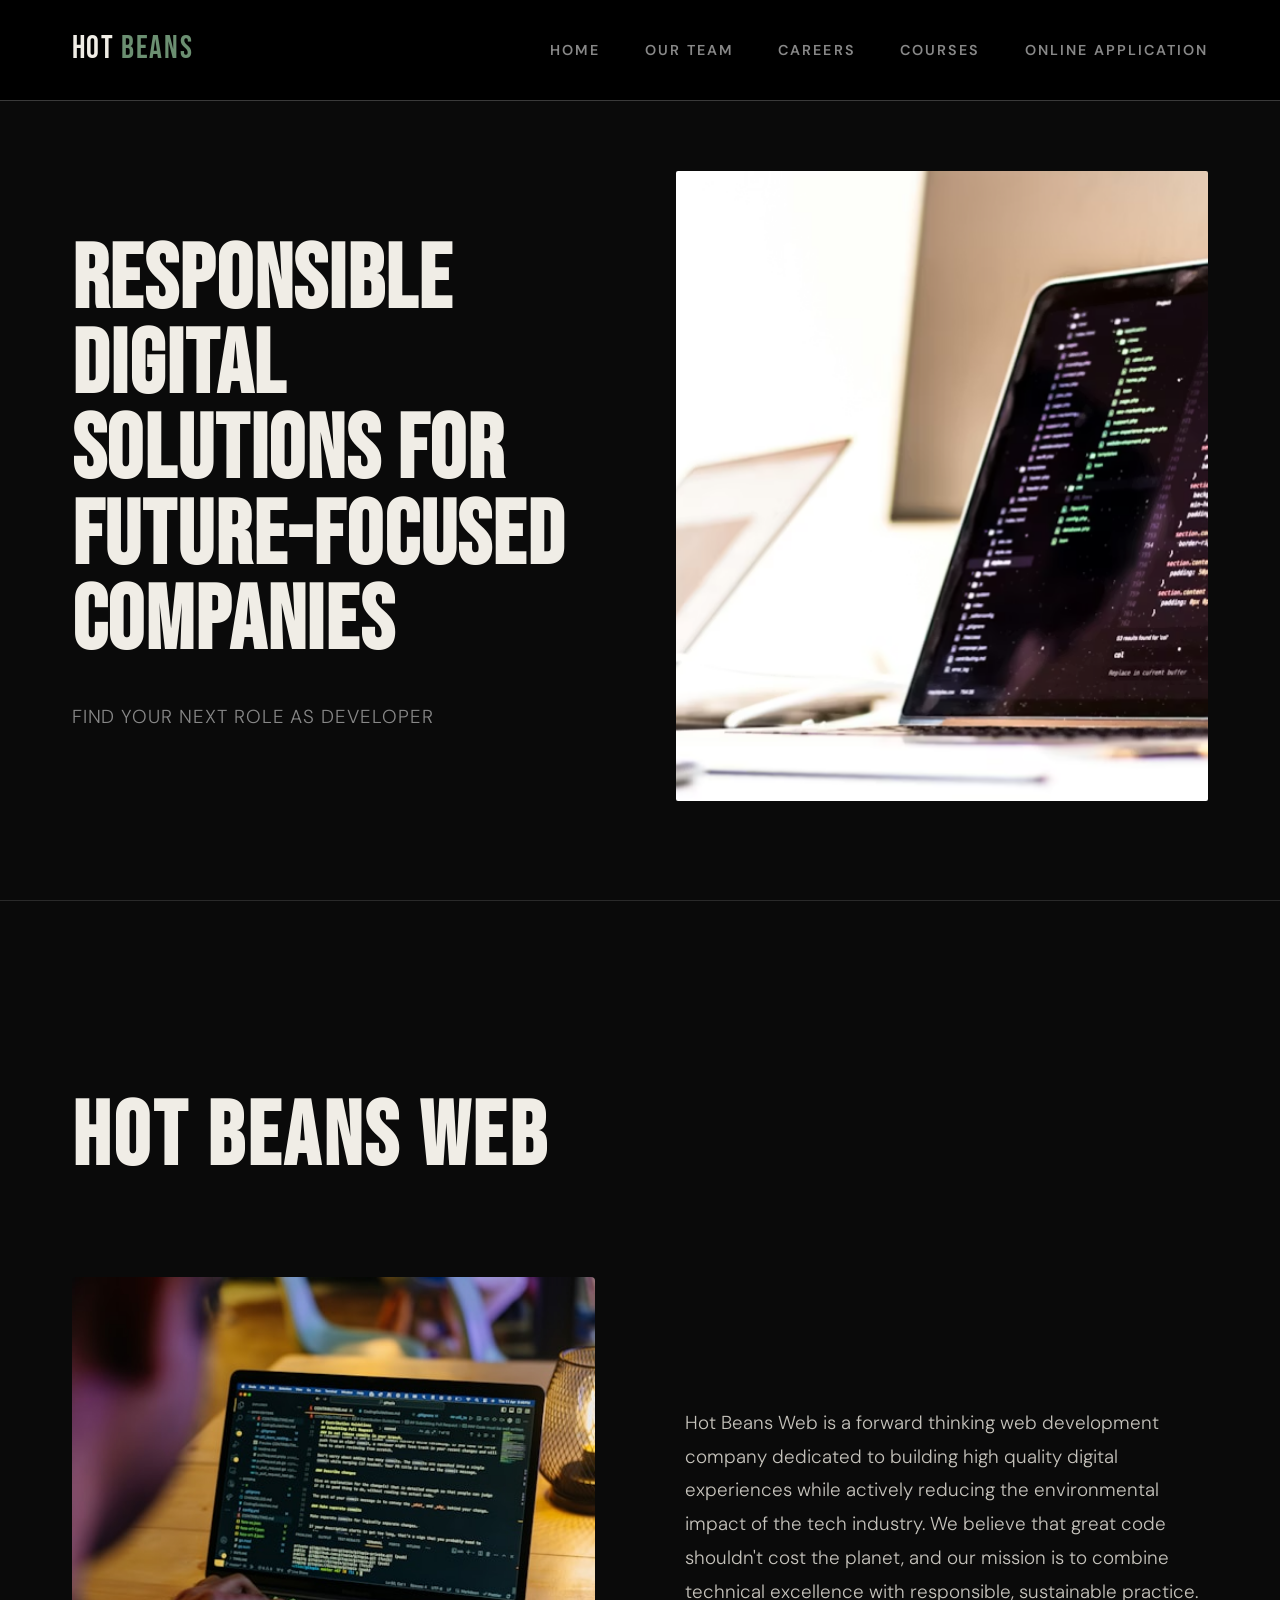
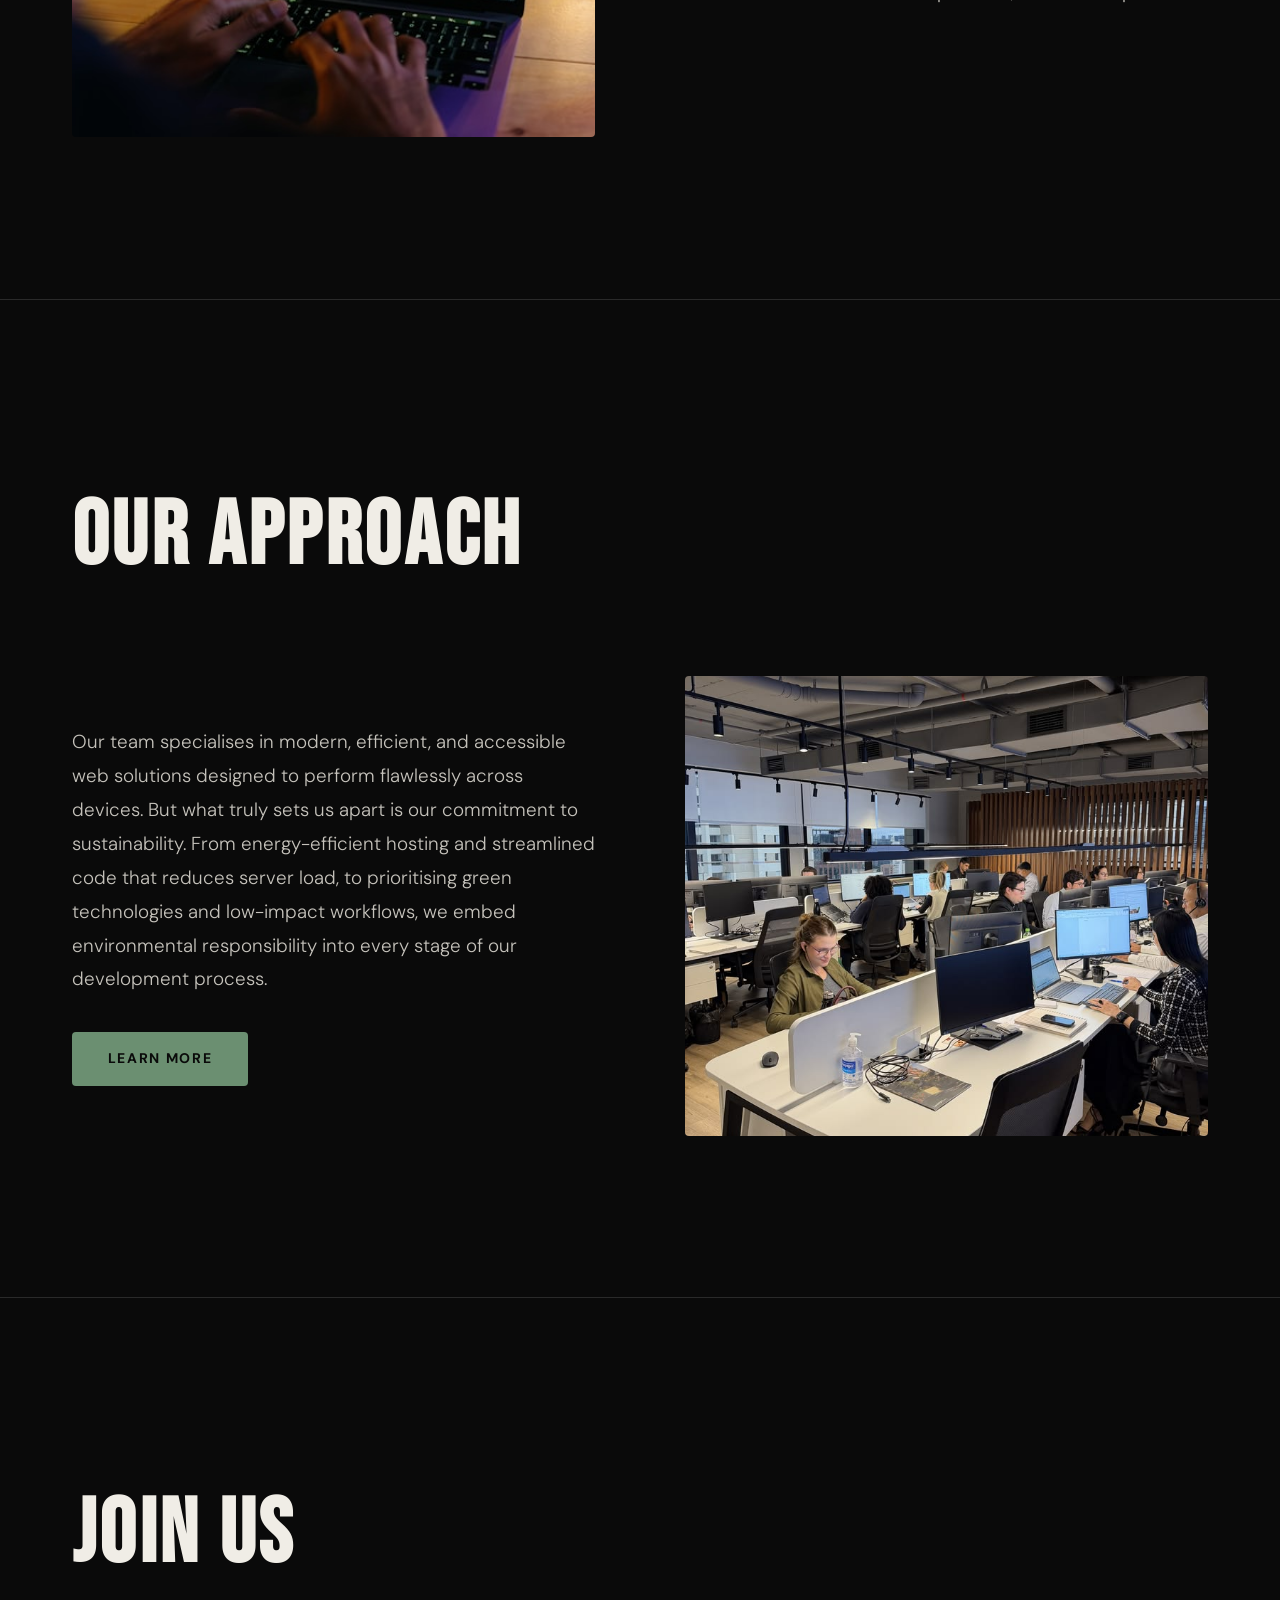
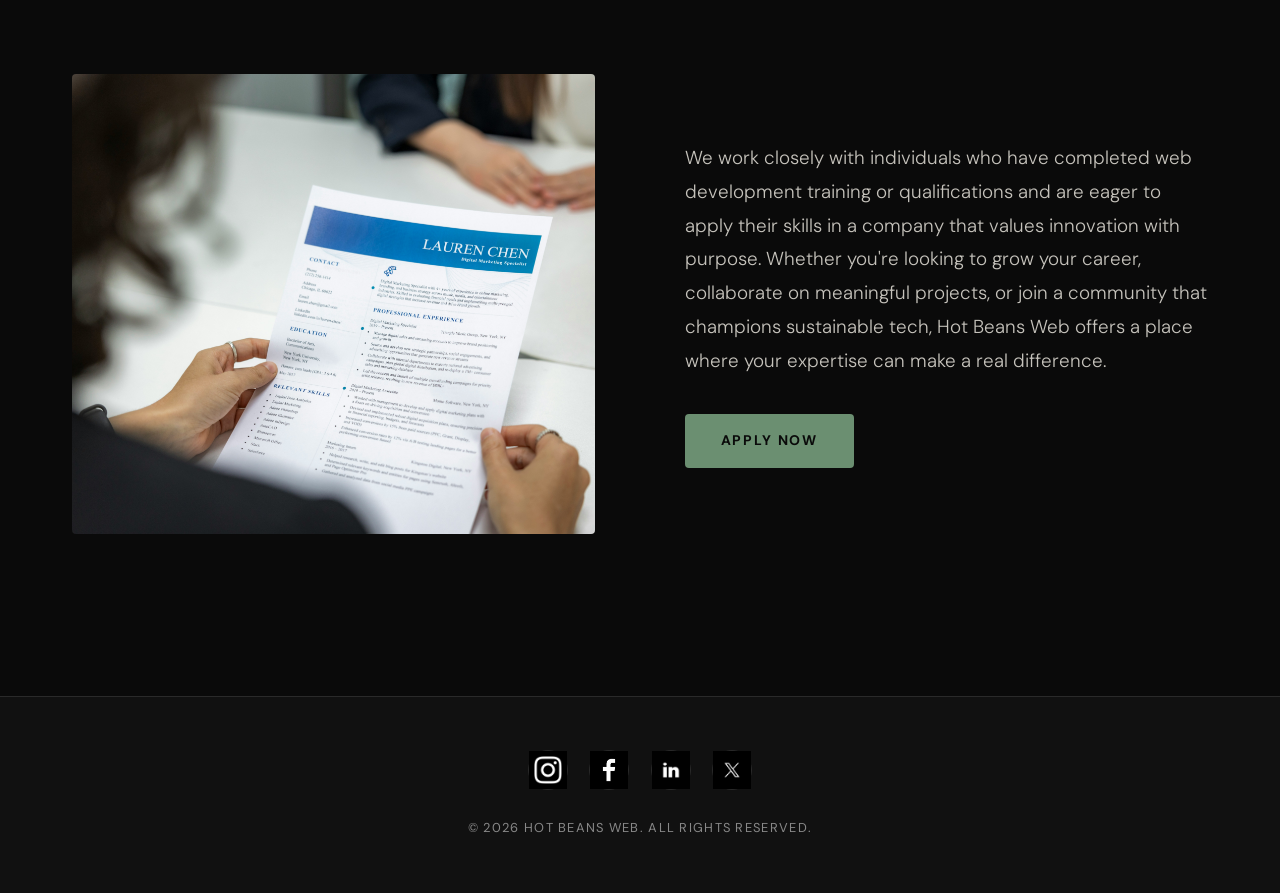
<file: index.html>
<!DOCTYPE html>
<html lang="en">
<head>
    <meta charset="UTF-8">
    <meta name="viewport" content="width=device-width, initial-scale=1.0">
    <title>Hot Beans Web</title>
    <link rel="stylesheet" href="mystyle.css">
    <link href="https://fonts.googleapis.com/css2?family=Bebas+Neue&family=DM+Sans:ital,opsz,wght@0,9..40,300;0,9..40,400;0,9..40,600;1,9..40,300&display=swap" rel="stylesheet">
</head>
<body>
    <nav class="navbar">
        <div class="logo"><a href="index.html">Hot <span>Beans</span></a></div>
        <ul>
            <li><a href="index.html">Home</a></li>
            <li><a href="about.html">Our team</a></li>
            <li><a href="careers.html">Careers</a></li>
            <li><a href="courses.html">Courses</a></li>
            <li><a href="onlineapplication.html">Online application</a></li>
        </ul>
    </nav>

    <section class="hero">
        <div class="hero-content">
            <h1>Responsible digital solutions for future-focused companies</h1>
            <p>Find your next role as developer</p>
        </div>
        <div class="info-image">
            <img src="hero.index.PNG" alt="Developer working">
        </div>
    </section>

    <section class="about">
        <h2 class="about-title">Hot Beans Web</h2>
        <div class="about-body">
            <div class="about-image">
                <img src="index1stimg.jpg" alt="Hot Beans team">
            </div>
            <div class="about-text">
                <p>Hot Beans Web is a forward thinking web development company dedicated to building high quality digital experiences while actively reducing the environmental impact of the tech industry. We believe that great code shouldn't cost the planet, and our mission is to combine technical excellence with responsible, sustainable practice.</p>
            </div>
        </div>
    </section>

    <section class="about about-reverse">
        <h2 class="about-title">Our Approach</h2>
        <div class="about-body about-body-reverse">
            <div class="about-image">
                <img src="workershomepage.jpg" alt="Hot Beans approach">
            </div>
            <div class="about-text">
                <p>Our team specialises in modern, efficient, and accessible web solutions designed to perform flawlessly across devices. But what truly sets us apart is our commitment to sustainability. From energy-efficient hosting and streamlined code that reduces server load, to prioritising green technologies and low-impact workflows, we embed environmental responsibility into every stage of our development process.</p>
                <a href="about.html" class="btn">Learn more</a>
            </div>
        </div>
    </section>

    <section class="about">
        <h2 class="about-title">Join Us</h2>
        <div class="about-body">
            <div class="about-image">
                <img src="hiring.jpg" alt="Join Hot Beans">
            </div>
            <div class="about-text">
                <p>We work closely with individuals who have completed web development training or qualifications and are eager to apply their skills in a company that values innovation with purpose. Whether you're looking to grow your career, collaborate on meaningful projects, or join a community that champions sustainable tech, Hot Beans Web offers a place where your expertise can make a real difference.</p>
                <a href="onlineapplication.html" class="btn">Apply now</a>
            </div>
        </div>
    </section>

    <footer class="footer">
        <div class="footer-icons">
            <a href="https://www.instagram.com/hotbeansweb_1997/" class="footer-icon"><img src="ig.jpg" alt="IG"></a>
            <a href="https://www.facebook.com/hotbeansweb000/" class="footer-icon"><img src="fb.jpg" alt="FB"></a>
            <a href="https://www.linkedin.com/in/hot-beans-web-816101164/" class="footer-icon"><img src="li.jpg" alt="LI"></a>
            <a href="https://x.com/HotBeansWeb_UK" class="footer-icon"><img src="x.jpg" alt="X"></a>
        </div>
        <p class="footer-copy">© 2026 Hot Beans Web. All rights reserved.</p>
    </footer>
</body>
</html>
</file>
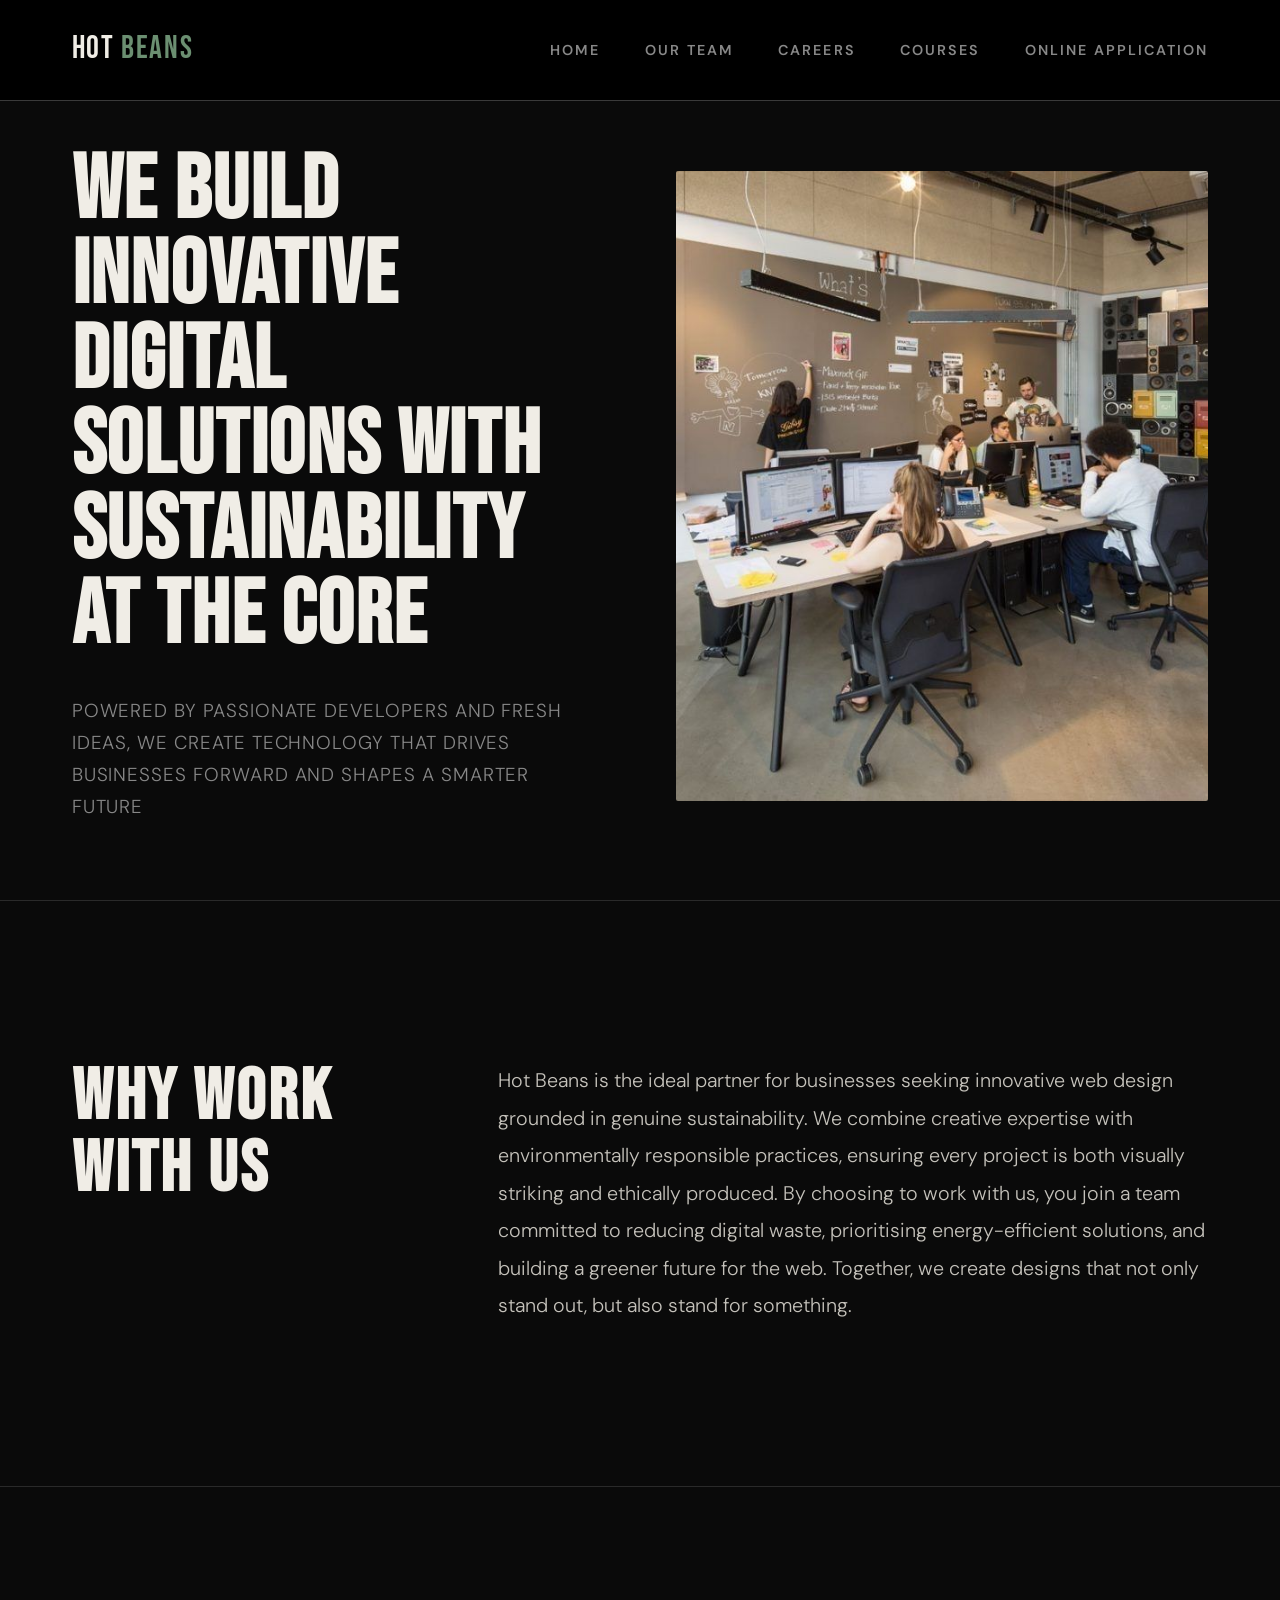
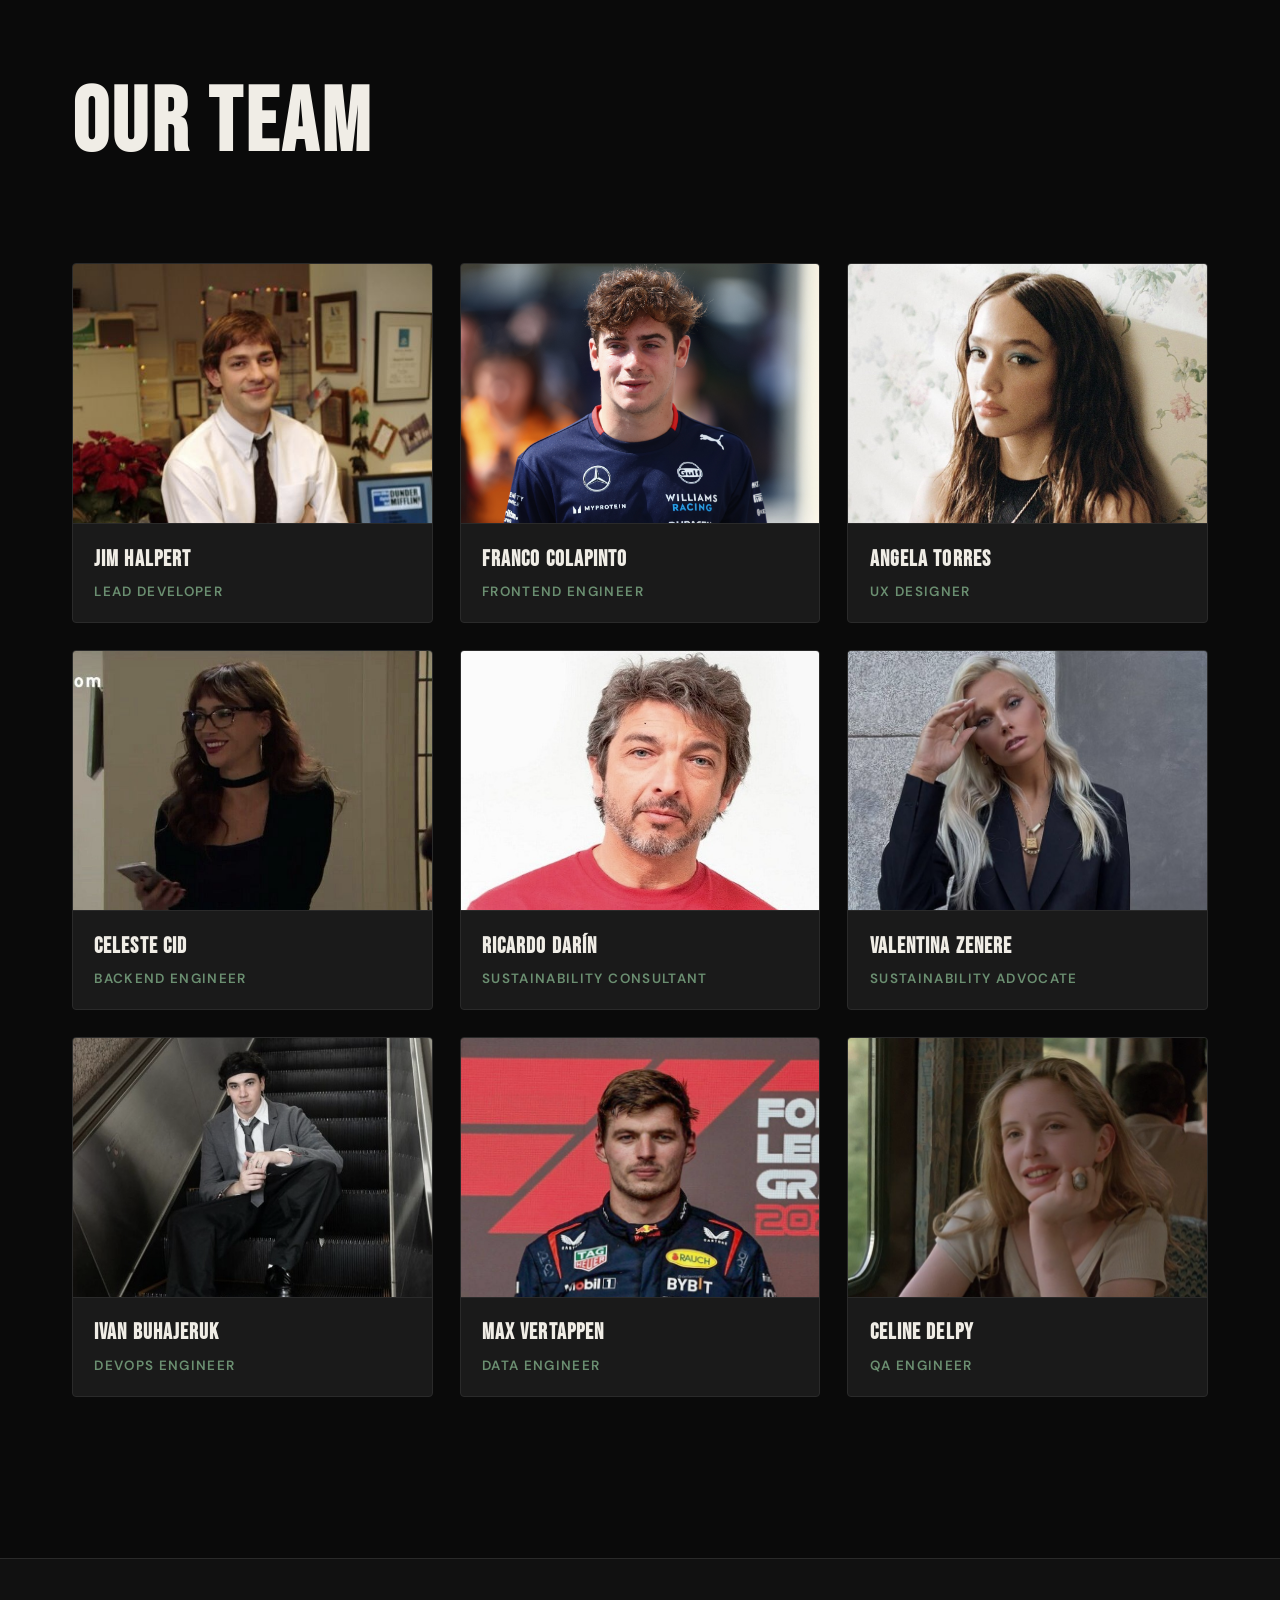
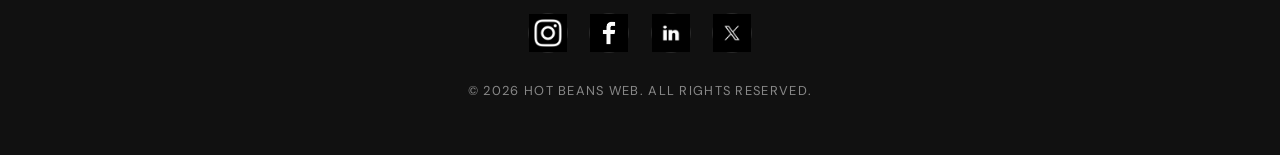
<file: about.html>
<!DOCTYPE html>
<html lang="en">
<head>
    <meta charset="UTF-8">
    <meta name="viewport" content="width=device-width, initial-scale=1.0">
    <title>About - Hot Beans Web</title>
    <link rel="stylesheet" href="mystyle.css">
    <link href="https://fonts.googleapis.com/css2?family=Bebas+Neue&family=DM+Sans:ital,opsz,wght@0,9..40,300;0,9..40,400;0,9..40,600;1,9..40,300&display=swap" rel="stylesheet">
</head>
<body>
    <nav class="navbar">
        <div class="logo"><a href="index.html">Hot <span>Beans</span></a></div>
        <ul>
            <li><a href="index.html">Home</a></li>
            <li><a href="about.html">Our team</a></li>
            <li><a href="careers.html">Careers</a></li>
            <li><a href="courses.html">Courses</a></li>
            <li><a href="onlineapplication.html">Online application</a></li>
        </ul>
    </nav>

    <section class="hero">
        <div class="hero-content">
            <h1>We build innovative digital solutions with sustainability at the core</h1>
            <p>Powered by passionate developers and fresh ideas, we create technology that drives businesses forward and shapes a smarter future</p>
        </div>
        <div class="info-image">
            <img src="about.jpg" alt="Developers working">
        </div>
    </section>

    <section class="why">
        <h2 class="why-title">Why Work With Us</h2>
        <p class="why-text">Hot Beans is the ideal partner for businesses seeking innovative web design grounded in genuine sustainability. We combine creative expertise with environmentally responsible practices, ensuring every project is both visually striking and ethically produced. By choosing to work with us, you join a team committed to reducing digital waste, prioritising energy-efficient solutions, and building a greener future for the web. Together, we create designs that not only stand out, but also stand for something.</p>
    </section>

    <section class="team">
        <h2 class="about-title">Our Team</h2>
        <div class="team-grid">

            <div class="team-card team-card--left">
                <div class="team-card__inner">
                    <div class="team-card__front">
                        <img src="jim.jpg" alt="Jim Halpert">
                        <div class="team-card__info">
                            <h3>Jim Halpert</h3>
                            <p>Lead Developer</p>
                        </div>
                    </div>
                    <div class="team-card__panel">
                        <h4>Environmental Impact</h4>
                        <p>Jim redesigned our deployment pipeline to cut server energy usage by 40%. He led the migration to a solar-powered hosting provider, saving over 2 tonnes of CO₂ per year.</p>
                    </div>
                </div>
            </div>

            <div class="team-card team-card--center">
                <div class="team-card__inner">
                    <div class="team-card__front">
                        <img src="colapa.jpg" alt="Franco Colapinto">
                        <div class="team-card__info">
                            <h3>Franco Colapinto</h3>
                            <p>Frontend Engineer</p>
                        </div>
                    </div>
                    <div class="team-card__panel">
                        <h4>Environmental Impact</h4>
                        <p>Franco pioneered our image optimisation standards, reducing page weight by 60% across client sites — directly lowering data transfer and energy consumption globally.</p>
                    </div>
                </div>
            </div>

            <div class="team-card team-card--right">
                <div class="team-card__inner">
                    <div class="team-card__front">
                        <img src="angela.jpg" alt="Angela Torres">
                        <div class="team-card__info">
                            <h3>Angela Torres</h3>
                            <p>UX Designer</p>
                        </div>
                    </div>
                    <div class="team-card__panel">
                        <h4>Environmental Impact</h4>
                        <p>Angela introduced dark-mode-first design across all products, reducing screen energy usage for end users and created sustainability design guidelines adopted company-wide.</p>
                    </div>
                </div>
            </div>

            <div class="team-card team-card--left">
                <div class="team-card__inner">
                    <div class="team-card__front">
                        <img src="ceo.jpg" alt="Celeste Cid">
                        <div class="team-card__info">
                            <h3>Celeste Cid</h3>
                            <p>Backend Engineer</p>
                        </div>
                    </div>
                    <div class="team-card__panel">
                        <h4>Environmental Impact</h4>
                        <p>Celeste built our carbon-aware API scheduler that delays non-urgent tasks to run during low grid carbon intensity periods — cutting our cloud emissions by 30% annually.</p>
                    </div>
                </div>
            </div>

            <div class="team-card team-card--center">
                <div class="team-card__inner">
                    <div class="team-card__front">
                        <img src="Ricardo-Darin.jpg" alt="Ricardo Darín">
                        <div class="team-card__info">
                            <h3>Ricardo Darín</h3>
                            <p>Sustainability Consultant</p>
                        </div>
                    </div>
                    <div class="team-card__panel">
                        <h4>Environmental Impact</h4>
                        <p>Ricardo Darín provided strategic guidance on sustainability initiatives, helping the company reduce its environmental footprint through innovative approaches and data-driven decisions.</p>
                    </div>
                </div>
            </div>

            <div class="team-card team-card--right">
                <div class="team-card__inner">
                    <div class="team-card__front">
                        <img src="valentina.jpg" alt="Valentina Zenere">
                        <div class="team-card__info">
                            <h3>Valentina Zenere</h3>
                            <p>Sustainability Advocate</p>
                        </div>
                    </div>
                    <div class="team-card__panel">
                        <h4>Environmental Impact</h4>
                        <p>Valentina leads our sustainability initiatives, driving employee engagement and promoting eco-friendly practices throughout the organisation.</p>
                    </div>
                </div>
            </div>

            <div class="team-card team-card--left">
                <div class="team-card__inner">
                    <div class="team-card__front">
                        <img src="spreen.jpg" alt="Ivan Buhajeruk">
                        <div class="team-card__info">
                            <h3>Ivan Buhajeruk</h3>
                            <p>DevOps Engineer</p>
                        </div>
                    </div>
                    <div class="team-card__panel">
                        <h4>Environmental Impact</h4>
                        <p>Ivan implemented our containerisation strategy, reducing resource consumption by 60% and improving deployment efficiency across all teams.</p>
                    </div>
                </div>
            </div>

            <div class="team-card team-card--center">
                <div class="team-card__inner">
                    <div class="team-card__front">
                        <img src="max.jpg" alt="Max Vertappen">
                        <div class="team-card__info">
                            <h3>Max Vertappen</h3>
                            <p>Data Engineer</p>
                        </div>
                    </div>
                    <div class="team-card__panel">
                        <h4>Environmental Impact</h4>
                        <p>Max redesigned our data pipelines to eliminate redundant processing, cutting compute costs and energy use by 45% while improving overall system performance significantly.</p>
                    </div>
                </div>
            </div>

            <div class="team-card team-card--right">
                <div class="team-card__inner">
                    <div class="team-card__front">
                        <img src="celine.jpg" alt="Celine Delpy">
                        <div class="team-card__info">
                            <h3>Celine Delpy</h3>
                            <p>QA Engineer</p>
                        </div>
                    </div>
                    <div class="team-card__panel">
                        <h4>Environmental Impact</h4>
                        <p>Celine built our automated testing suite that catches inefficient code before deployment, preventing energy-wasteful releases and reducing the need for costly hotfix cycles.</p>
                    </div>
                </div>
            </div>

        </div>
    </section>

    <footer class="footer">
        <div class="footer-icons">
            <a href="https://www.instagram.com/hotbeansweb_1997/" class="footer-icon"><img src="ig.jpg" alt="IG"></a>
            <a href="https://www.facebook.com/hotbeansweb000/" class="footer-icon"><img src="fb.jpg" alt="FB"></a>
            <a href="https://www.linkedin.com/in/hot-beans-web-816101164/" class="footer-icon"><img src="li.jpg" alt="LI"></a>
            <a href="https://x.com/HotBeansWeb_UK" class="footer-icon"><img src="x.jpg" alt="X"></a>
        </div>
        <p class="footer-copy">© 2026 Hot Beans Web. All rights reserved.</p>
    </footer>
</body>
</html>
</file>
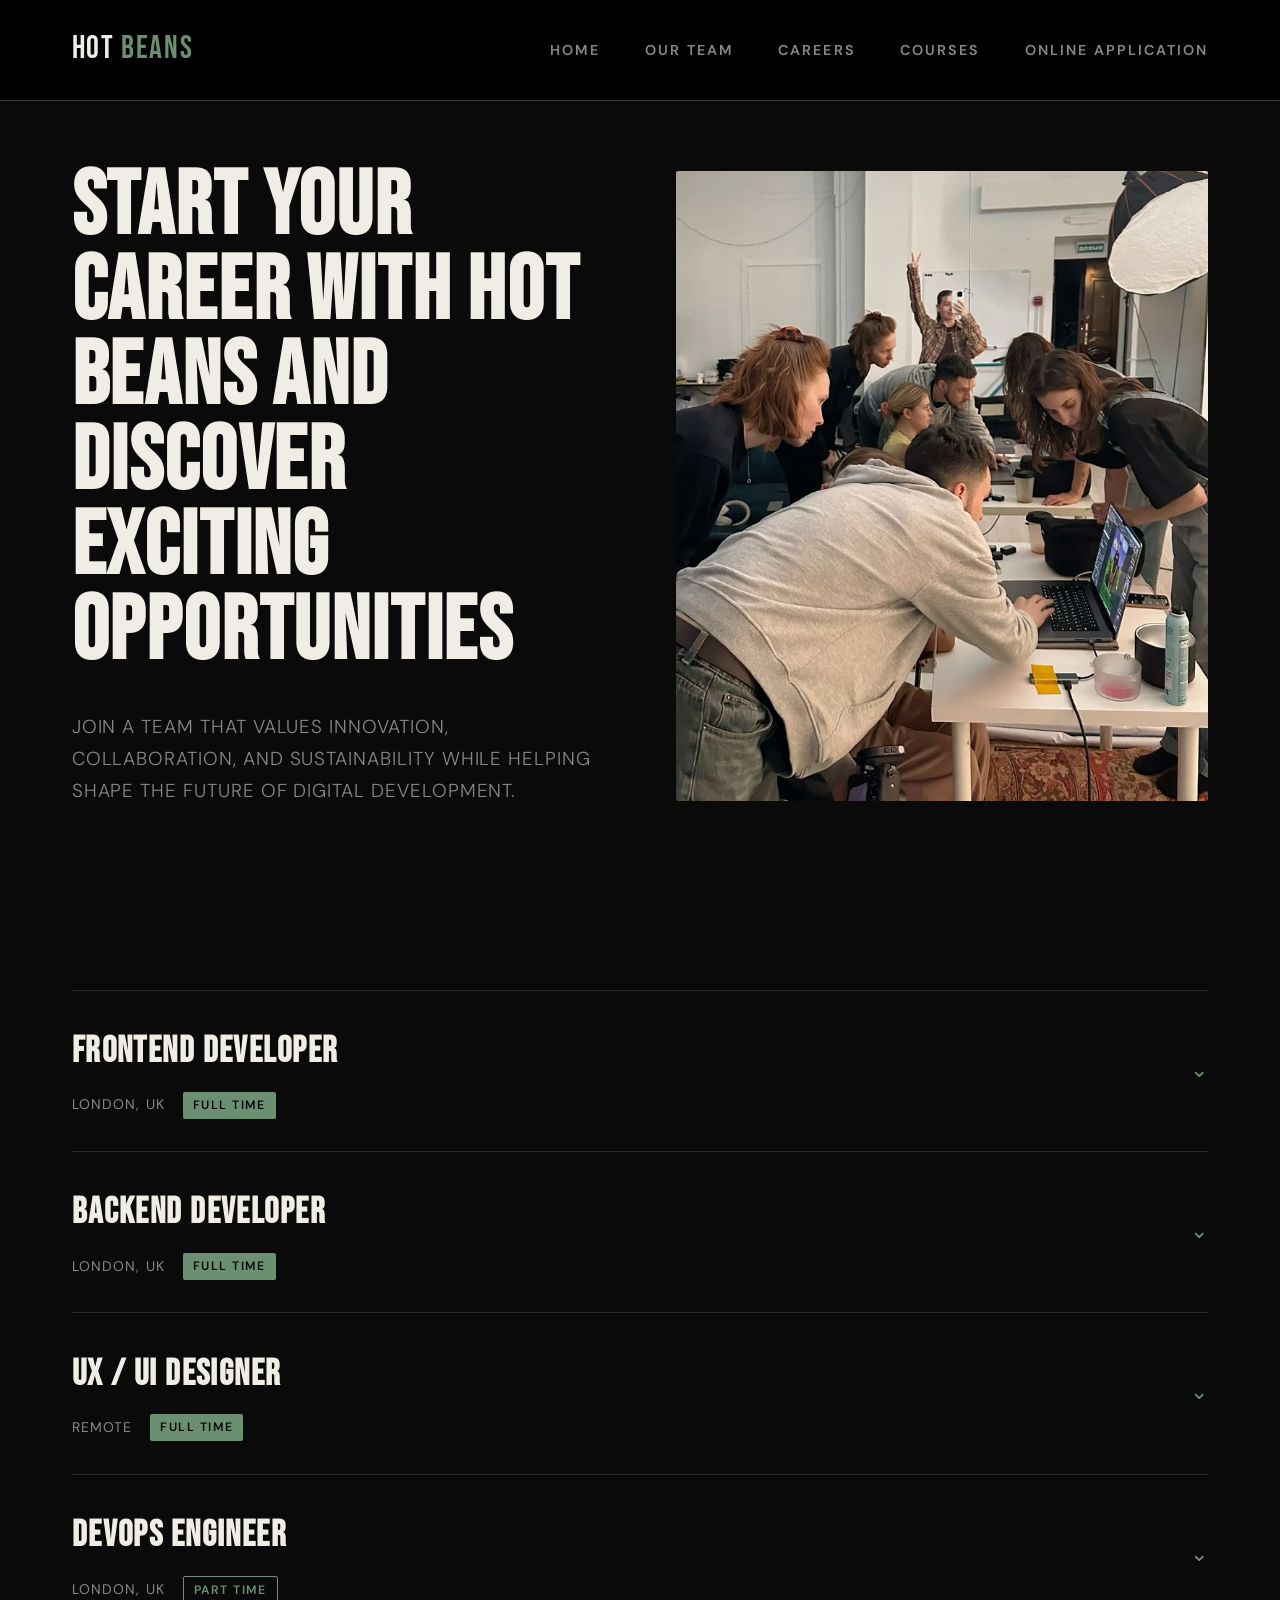
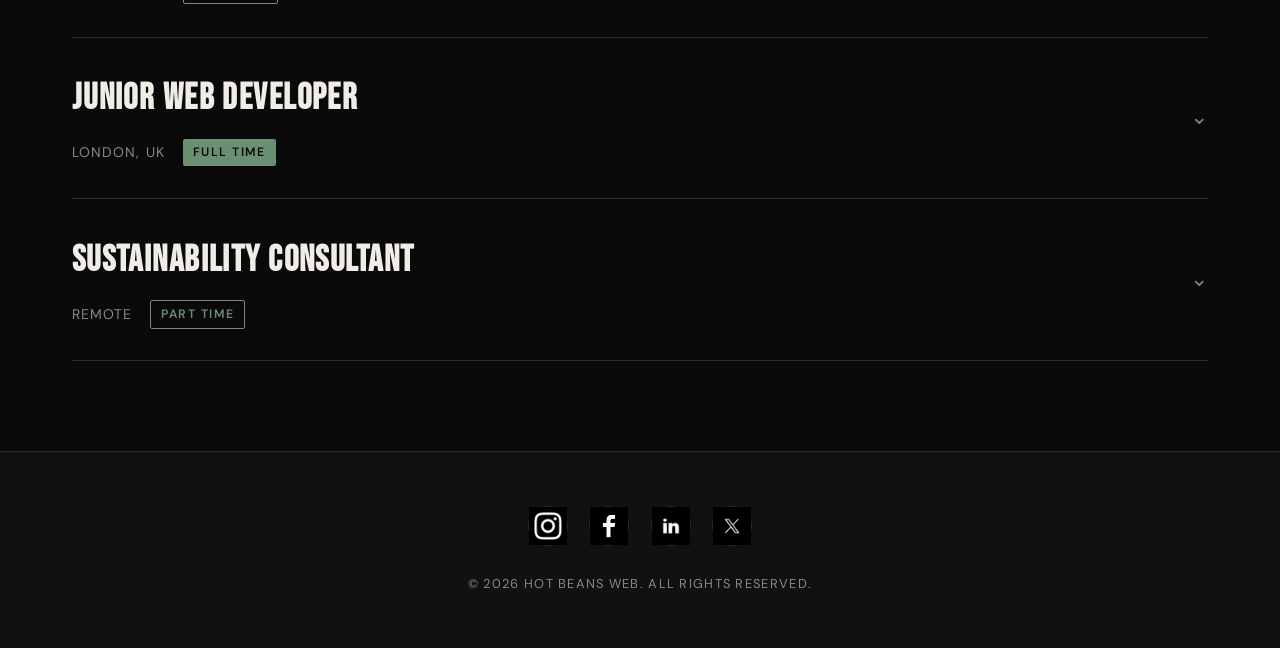
<file: careers.html>
<!DOCTYPE html>
<html lang="en">
<head>
    <meta charset="UTF-8">
    <meta name="viewport" content="width=device-width, initial-scale=1.0">
    <title>Careers - Hot Beans Web</title>
    <link rel="stylesheet" href="mystyle.css">
    <link href="https://fonts.googleapis.com/css2?family=Bebas+Neue&family=DM+Sans:ital,opsz,wght@0,9..40,300;0,9..40,400;0,9..40,600;1,9..40,300&display=swap" rel="stylesheet">
</head>
<body>
    <nav class="navbar">
        <div class="logo"><a href="index.html">Hot <span>Beans</span></a></div>
        <ul>
            <li><a href="index.html">Home</a></li>
            <li><a href="about.html">Our team</a></li>
            <li><a href="careers.html">Careers</a></li>
            <li><a href="courses.html">Courses</a></li>
            <li><a href="onlineapplication.html">Online application</a></li>
        </ul>
    </nav>

    <section class="hero">
        <div class="hero-content">
            <h1>Start your career with Hot Beans and discover exciting opportunities</h1>
            <p>Join a team that values innovation, collaboration, and sustainability while helping shape the future of digital development.</p>
        </div>
        <div class="info-image">
            <img src="careers.jpg" alt="Developers working">
        </div>
    </section>

    <section class="careers">
        <div class="careers-list">

            <div class="job-card">
                <div class="job-header" onclick="toggleJob(this)">
                    <div class="job-main">
                        <h2 class="job-title">Frontend Developer</h2>
                        <div class="job-meta">
                            <span class="job-location">London, UK</span>
                            <span class="job-type job-type--full">Full Time</span>
                        </div>
                    </div>
                    <span class="job-arrow">&#8964;</span>
                </div>
                <div class="job-body">
                    <h3>Requirements</h3>
                    <ul>
                        <li>2+ years of experience with HTML, CSS, and JavaScript</li>
                        <li>Proficiency in React or Vue.js</li>
                        <li>Strong understanding of responsive design and accessibility</li>
                        <li>Experience with Git and version control workflows</li>
                        <li>A keen eye for design and attention to detail</li>
                        <li>Interest in sustainable web practices is a plus</li>
                    </ul>
                    <a href="onlineapplication.html" class="btn">Apply Now</a>
                </div>
            </div>

            <div class="job-card">
                <div class="job-header" onclick="toggleJob(this)">
                    <div class="job-main">
                        <h2 class="job-title">Backend Developer</h2>
                        <div class="job-meta">
                            <span class="job-location">London, UK</span>
                            <span class="job-type job-type--full">Full Time</span>
                        </div>
                    </div>
                    <span class="job-arrow">&#8964;</span>
                </div>
                <div class="job-body">
                    <h3>Requirements</h3>
                    <ul>
                        <li>3+ years of experience with Node.js, Python, or similar</li>
                        <li>Solid knowledge of RESTful API design</li>
                        <li>Experience with relational and non-relational databases</li>
                        <li>Familiarity with cloud platforms (AWS, GCP, or Azure)</li>
                        <li>Understanding of security best practices</li>
                        <li>Experience with energy-efficient server architecture is a plus</li>
                    </ul>
                    <a href="onlineapplication.html" class="btn">Apply Now</a>
                </div>
            </div>

            <div class="job-card">
                <div class="job-header" onclick="toggleJob(this)">
                    <div class="job-main">
                        <h2 class="job-title">UX / UI Designer</h2>
                        <div class="job-meta">
                            <span class="job-location">Remote</span>
                            <span class="job-type job-type--full">Full Time</span>
                        </div>
                    </div>
                    <span class="job-arrow">&#8964;</span>
                </div>
                <div class="job-body">
                    <h3>Requirements</h3>
                    <ul>
                        <li>Portfolio demonstrating strong visual and UX design skills</li>
                        <li>Proficiency in Figma or Adobe XD</li>
                        <li>Experience conducting user research and usability testing</li>
                        <li>Understanding of WCAG accessibility guidelines</li>
                        <li>Ability to collaborate closely with developers</li>
                        <li>Passion for sustainable and ethical design principles</li>
                    </ul>
                    <a href="onlineapplication.html" class="btn">Apply Now</a>
                </div>
            </div>

            <div class="job-card">
                <div class="job-header" onclick="toggleJob(this)">
                    <div class="job-main">
                        <h2 class="job-title">DevOps Engineer</h2>
                        <div class="job-meta">
                            <span class="job-location">London, UK</span>
                            <span class="job-type job-type--part">Part Time</span>
                        </div>
                    </div>
                    <span class="job-arrow">&#8964;</span>
                </div>
                <div class="job-body">
                    <h3>Requirements</h3>
                    <ul>
                        <li>Experience with Docker, Kubernetes, or similar container tools</li>
                        <li>Strong knowledge of CI/CD pipelines</li>
                        <li>Familiarity with infrastructure-as-code (Terraform, Ansible)</li>
                        <li>Ability to monitor and optimise system performance</li>
                        <li>Experience with green hosting or carbon-aware computing is a plus</li>
                    </ul>
                    <a href="onlineapplication.html" class="btn">Apply Now</a>
                </div>
            </div>

            <div class="job-card">
                <div class="job-header" onclick="toggleJob(this)">
                    <div class="job-main">
                        <h2 class="job-title">Junior Web Developer</h2>
                        <div class="job-meta">
                            <span class="job-location">London, UK</span>
                            <span class="job-type job-type--full">Full Time</span>
                        </div>
                    </div>
                    <span class="job-arrow">&#8964;</span>
                </div>
                <div class="job-body">
                    <h3>Requirements</h3>
                    <ul>
                        <li>Completed a web development bootcamp, degree, or equivalent qualification</li>
                        <li>Basic knowledge of HTML, CSS, and JavaScript</li>
                        <li>Eagerness to learn and grow within a supportive team</li>
                        <li>Familiarity with Git is desirable but not essential</li>
                        <li>Strong communication skills and a collaborative mindset</li>
                    </ul>
                    <a href="onlineapplication.html" class="btn">Apply Now</a>
                </div>
            </div>

            <div class="job-card">
                <div class="job-header" onclick="toggleJob(this)">
                    <div class="job-main">
                        <h2 class="job-title">Sustainability Consultant</h2>
                        <div class="job-meta">
                            <span class="job-location">Remote</span>
                            <span class="job-type job-type--part">Part Time</span>
                        </div>
                    </div>
                    <span class="job-arrow">&#8964;</span>
                </div>
                <div class="job-body">
                    <h3>Requirements</h3>
                    <ul>
                        <li>Background in environmental science, sustainability, or related field</li>
                        <li>Experience auditing digital products for carbon impact</li>
                        <li>Ability to translate sustainability goals into actionable tech recommendations</li>
                        <li>Strong written and verbal communication skills</li>
                        <li>Familiarity with web technologies is a strong advantage</li>
                    </ul>
                    <a href="onlineapplication.html" class="btn">Apply Now</a>
                </div>
            </div>

        </div>
    </section>

     <footer class="footer">
        <div class="footer-icons">
            <a href="https://www.instagram.com/hotbeansweb_1997/" class="footer-icon"><img src="ig.jpg" alt="IG"></a>
            <a href="https://www.facebook.com/hotbeansweb000/" class="footer-icon"><img src="fb.jpg" alt="FB"></a>
            <a href="https://www.linkedin.com/in/hot-beans-web-816101164/" class="footer-icon"><img src="li.jpg" alt="LI"></a>
            <a href="https://x.com/HotBeansWeb_UK" class="footer-icon"><img src="x.jpg" alt="X"></a>
        </div>
        <p class="footer-copy">© 2026 Hot Beans Web. All rights reserved.</p>
    </footer>

    <script>
        function toggleJob(header) {
            const card = header.parentElement;
            const body = card.querySelector('.job-body');
            const arrow = header.querySelector('.job-arrow');
            const isOpen = card.classList.contains('job-card--open');

            document.querySelectorAll('.job-card').forEach(c => {
                c.classList.remove('job-card--open');
                c.querySelector('.job-body').style.maxHeight = null;
                c.querySelector('.job-arrow').style.transform = 'rotate(0deg)';
            });

            if (!isOpen) {
                card.classList.add('job-card--open');
                body.style.maxHeight = body.scrollHeight + 'px';
                arrow.style.transform = 'rotate(180deg)';
            }
        }
    </script>
</body>
</html>
</file>
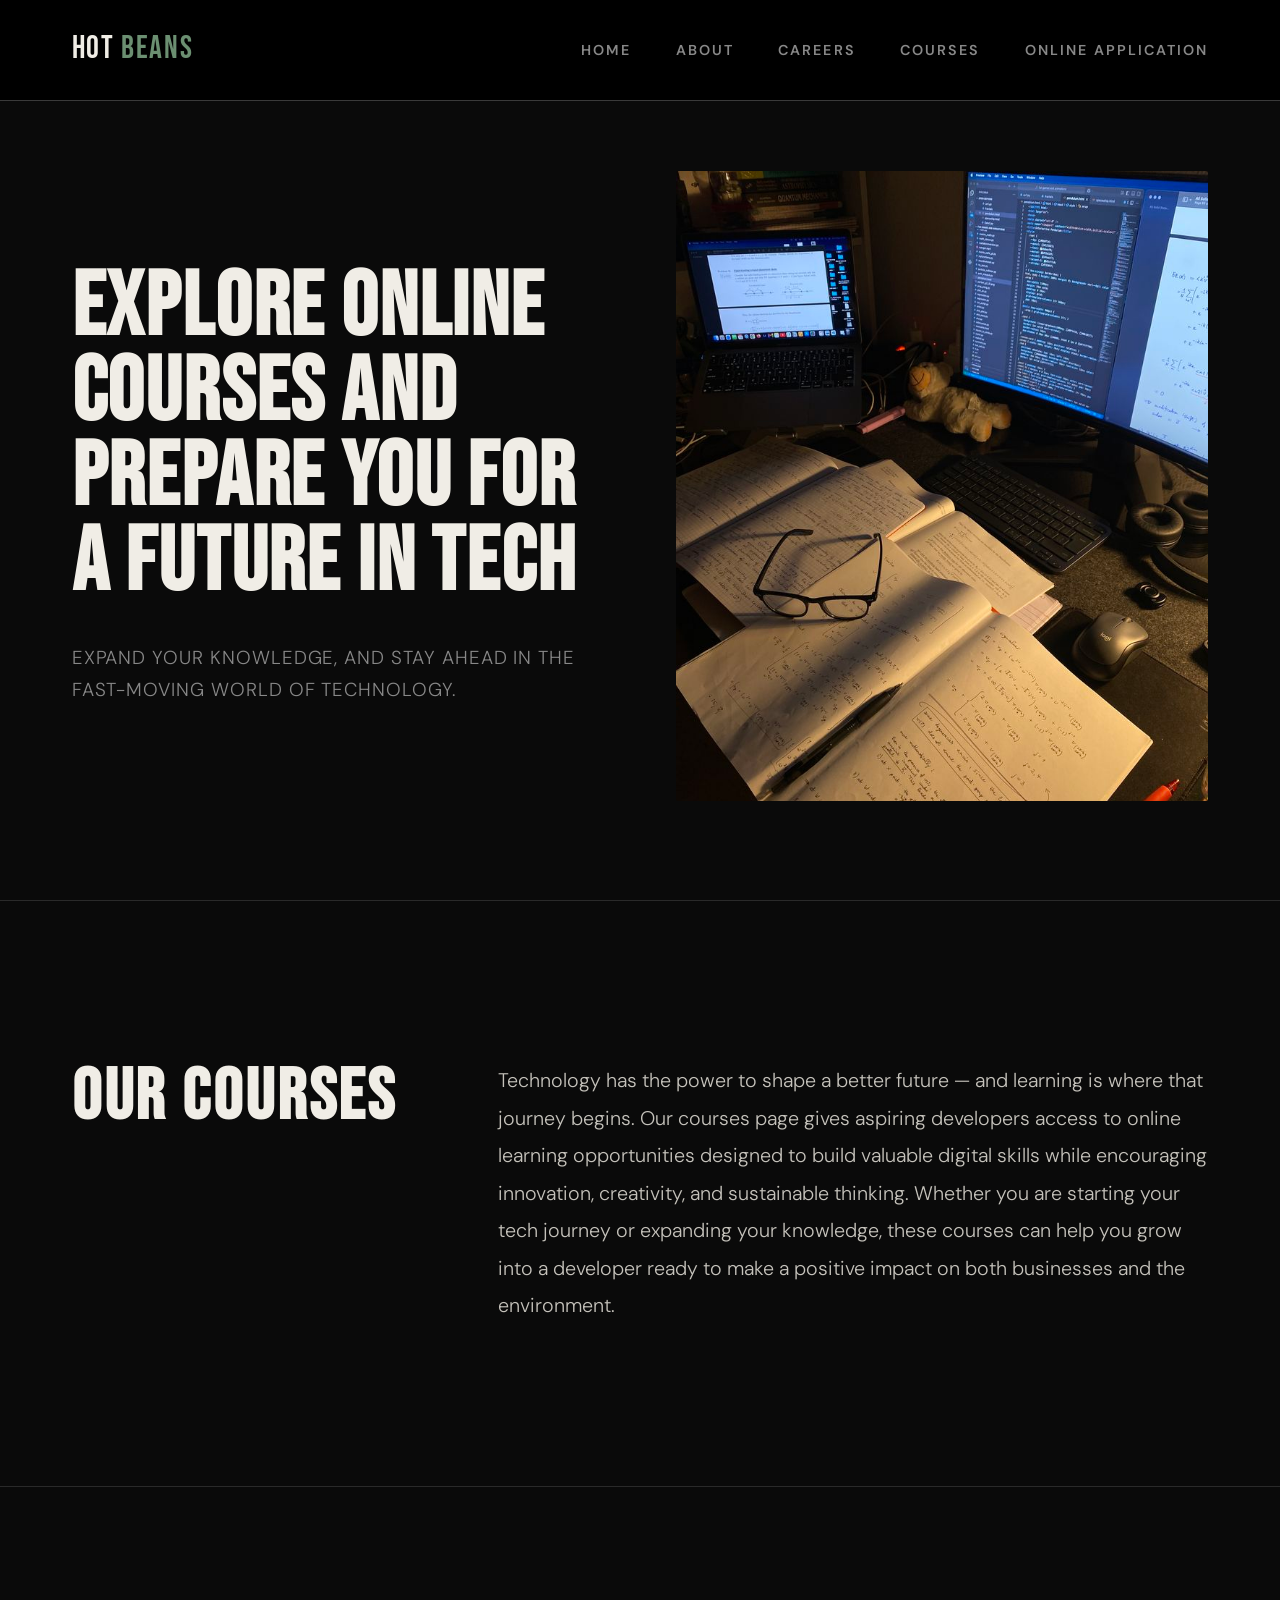
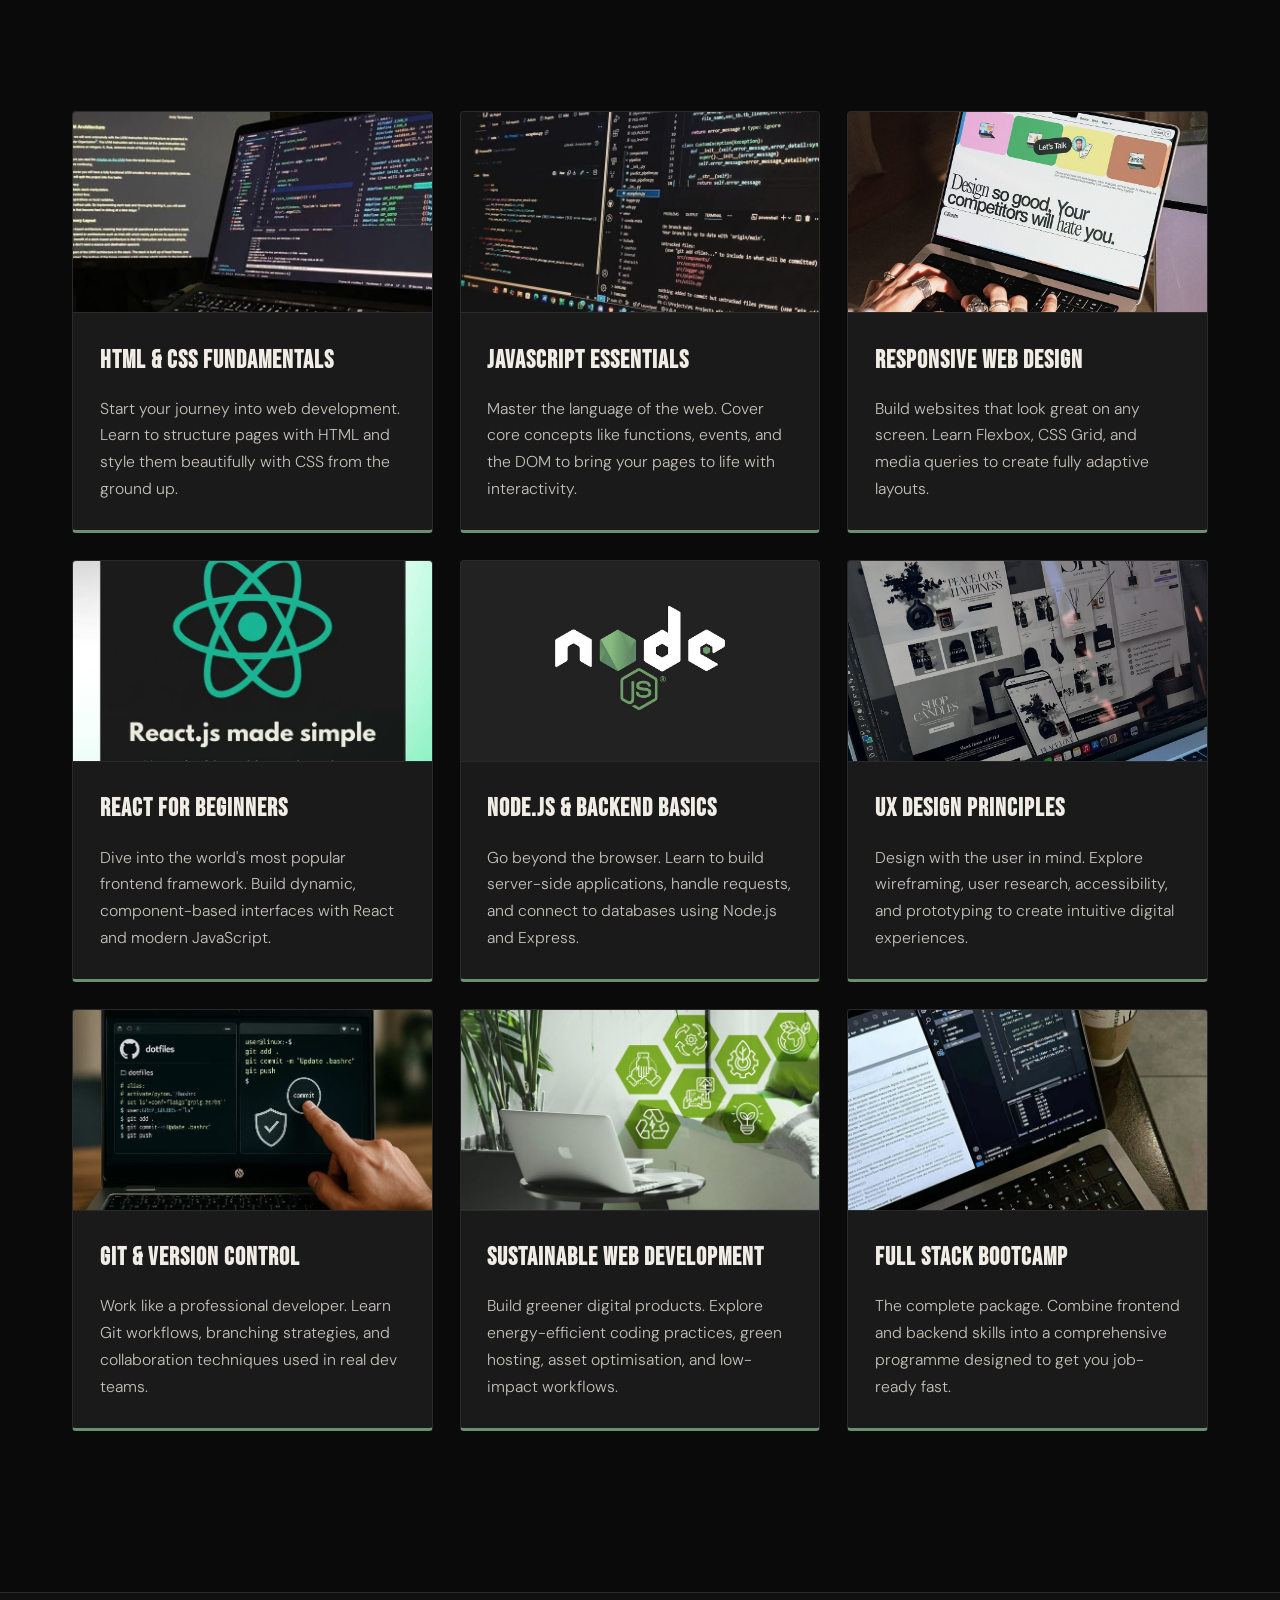
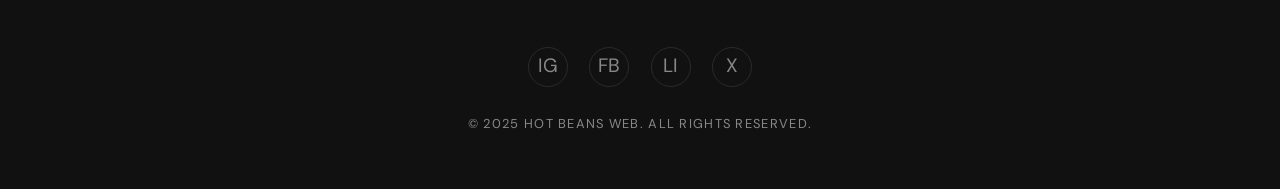
<file: courses.html>
<!DOCTYPE html>
<html lang="en">
<head>
    <meta charset="UTF-8">
    <meta name="viewport" content="width=device-width, initial-scale=1.0">
    <title>Courses - Hot Beans Web</title>
    <link rel="stylesheet" href="mystyle.css">
    <link href="https://fonts.googleapis.com/css2?family=Bebas+Neue&family=DM+Sans:ital,opsz,wght@0,9..40,300;0,9..40,400;0,9..40,600;1,9..40,300&display=swap" rel="stylesheet">
</head>
<body>
    <nav class="navbar">
        <div class="logo"><a href="index.html">Hot <span>Beans</span></a></div>
        <ul>
            <li><a href="index.html">Home</a></li>
            <li><a href="about.html">About</a></li>
            <li><a href="careers.html">Careers</a></li>
            <li><a href="courses.html">Courses</a></li>
            <li><a href="onlineapplication.html">Online application</a></li>
        </ul>
    </nav>

    <section class="hero">
        <div class="hero-content">
            <h1>Explore online courses and prepare you for a future in tech</h1>
            <p>expand your knowledge, and stay ahead in the fast-moving world of technology.</p>
        </div>
        <div class="info-image">
            <img src="courses.jpg" alt="A computer screen displaying code with a person taking notes">
        </div>
    </section>

    <section class="why">
        <h2 class="why-title">Our Courses</h2>
        <p class="why-text">Technology has the power to shape a better future — and learning is where that journey begins. Our courses page gives aspiring developers access to online learning opportunities designed to build valuable digital skills while encouraging innovation, creativity, and sustainable thinking. Whether you are starting your tech journey or expanding your knowledge, these courses can help you grow into a developer ready to make a positive impact on both businesses and the environment.</p>
    </section>

    <section class="courses">
        <div class="courses-grid">

            <div class="course-card">
                <img src="course1.jpg" alt="HTML & CSS Fundamentals">
                <div class="course-info">
                    <a href="https://www.theodinproject.com/lessons/foundations-introduction-to-html-and-css" target="_blank"><h3>HTML & CSS Fundamentals</h3></a>
                    <p>Start your journey into web development. Learn to structure pages with HTML and style them beautifully with CSS from the ground up.</p>
                </div>
            </div>

            <div class="course-card">
                <img src="course2.jpg" alt="JavaScript Essentials">
                <div class="course-info">
                    <a href="https://www.netacad.com/courses/javascript-essentials-1?courseLang=en-US" target="_blank"><h3>JavaScript Essentials</h3></a>
                    <p>Master the language of the web. Cover core concepts like functions, events, and the DOM to bring your pages to life with interactivity.</p>
                </div>
            </div>

            <div class="course-card">
                <img src="course3.jpg" alt="Responsive Web Design">
                <div class="course-info">
                    <a href="https://bootcamps.imperial.ac.uk/web-development/" target="_blank"><h3>Responsive Web Design</h3></a>
                    <p>Build websites that look great on any screen. Learn Flexbox, CSS Grid, and media queries to create fully adaptive layouts.</p>
                </div>
            </div>

            <div class="course-card">
                <img src="course4.jpg" alt="React for Beginners">
                <div class="course-info">
                    <a href="https://legacy.reactjs.org/community/courses.html" target="_blank"><h3>React for Beginners</h3></a>
                    <p>Dive into the world's most popular frontend framework. Build dynamic, component-based interfaces with React and modern JavaScript.</p>
                </div>
            </div>

            <div class="course-card">
                <img src="course5.jpg" alt="Node.js & Backend Basics">
                <div class="course-info">
                    <a href="https://www.coursera.org/specializations/backend-engineering-nodejs" target="_blank"><h3>Node.js & Backend Basics</h3></a>
                    <p>Go beyond the browser. Learn to build server-side applications, handle requests, and connect to databases using Node.js and Express.</p>
                </div>
            </div>

            <div class="course-card">
                <img src="course6.jpg" alt="UX Design Principles">
                <div class="course-info">
                    <a href="https://www.udemy.com/course/uxui-design-principles/" target="_blank"><h3>UX Design Principles</h3></a>
                    <p>Design with the user in mind. Explore wireframing, user research, accessibility, and prototyping to create intuitive digital experiences.</p>
                </div>
            </div>

            <div class="course-card">
                <img src="course7.jpg" alt="Git & Version Control">
                <div class="course-info">
                    <a href="https://www.udemy.com/course/version-control-crash-course-master-git-github/" target="_blank"><h3>Git & Version Control</h3></a>
                    <p>Work like a professional developer. Learn Git workflows, branching strategies, and collaboration techniques used in real dev teams.</p>
                </div>
            </div>

            <div class="course-card">
                <img src="course8.jpg" alt="Sustainable Web Development">
                <div class="course-info">
                    <a href="https://www.wholegraindigital.com/work/sustainable-web-design-masterclass-immediate-media/" target="_blank"><h3>Sustainable Web Development</h3></a>
                    <p>Build greener digital products. Explore energy-efficient coding practices, green hosting, asset optimisation, and low-impact workflows.</p>
                </div>
            </div>

            <div class="course-card">
                <img src="course9.jpg" alt="Full Stack Bootcamp">
                <div class="course-info">
                    <a href="https://www.udemy.com/course/the-complete-web-development-bootcamp/" target="_blank"><h3>Full Stack Bootcamp</h3></a>
                    <p>The complete package. Combine frontend and backend skills into a comprehensive programme designed to get you job-ready fast.</p>
                </div>
            </div>

        </div>
    </section>

    <footer class="footer">
        <div class="footer-icons">
            <a href="#" class="footer-icon">IG</a>
            <a href="#" class="footer-icon">FB</a>
            <a href="#" class="footer-icon">LI</a>
            <a href="#" class="footer-icon">X</a>
        </div>
        <p class="footer-copy">© 2025 Hot Beans Web. All rights reserved.</p>
    </footer>
</body>
</html>
</file>
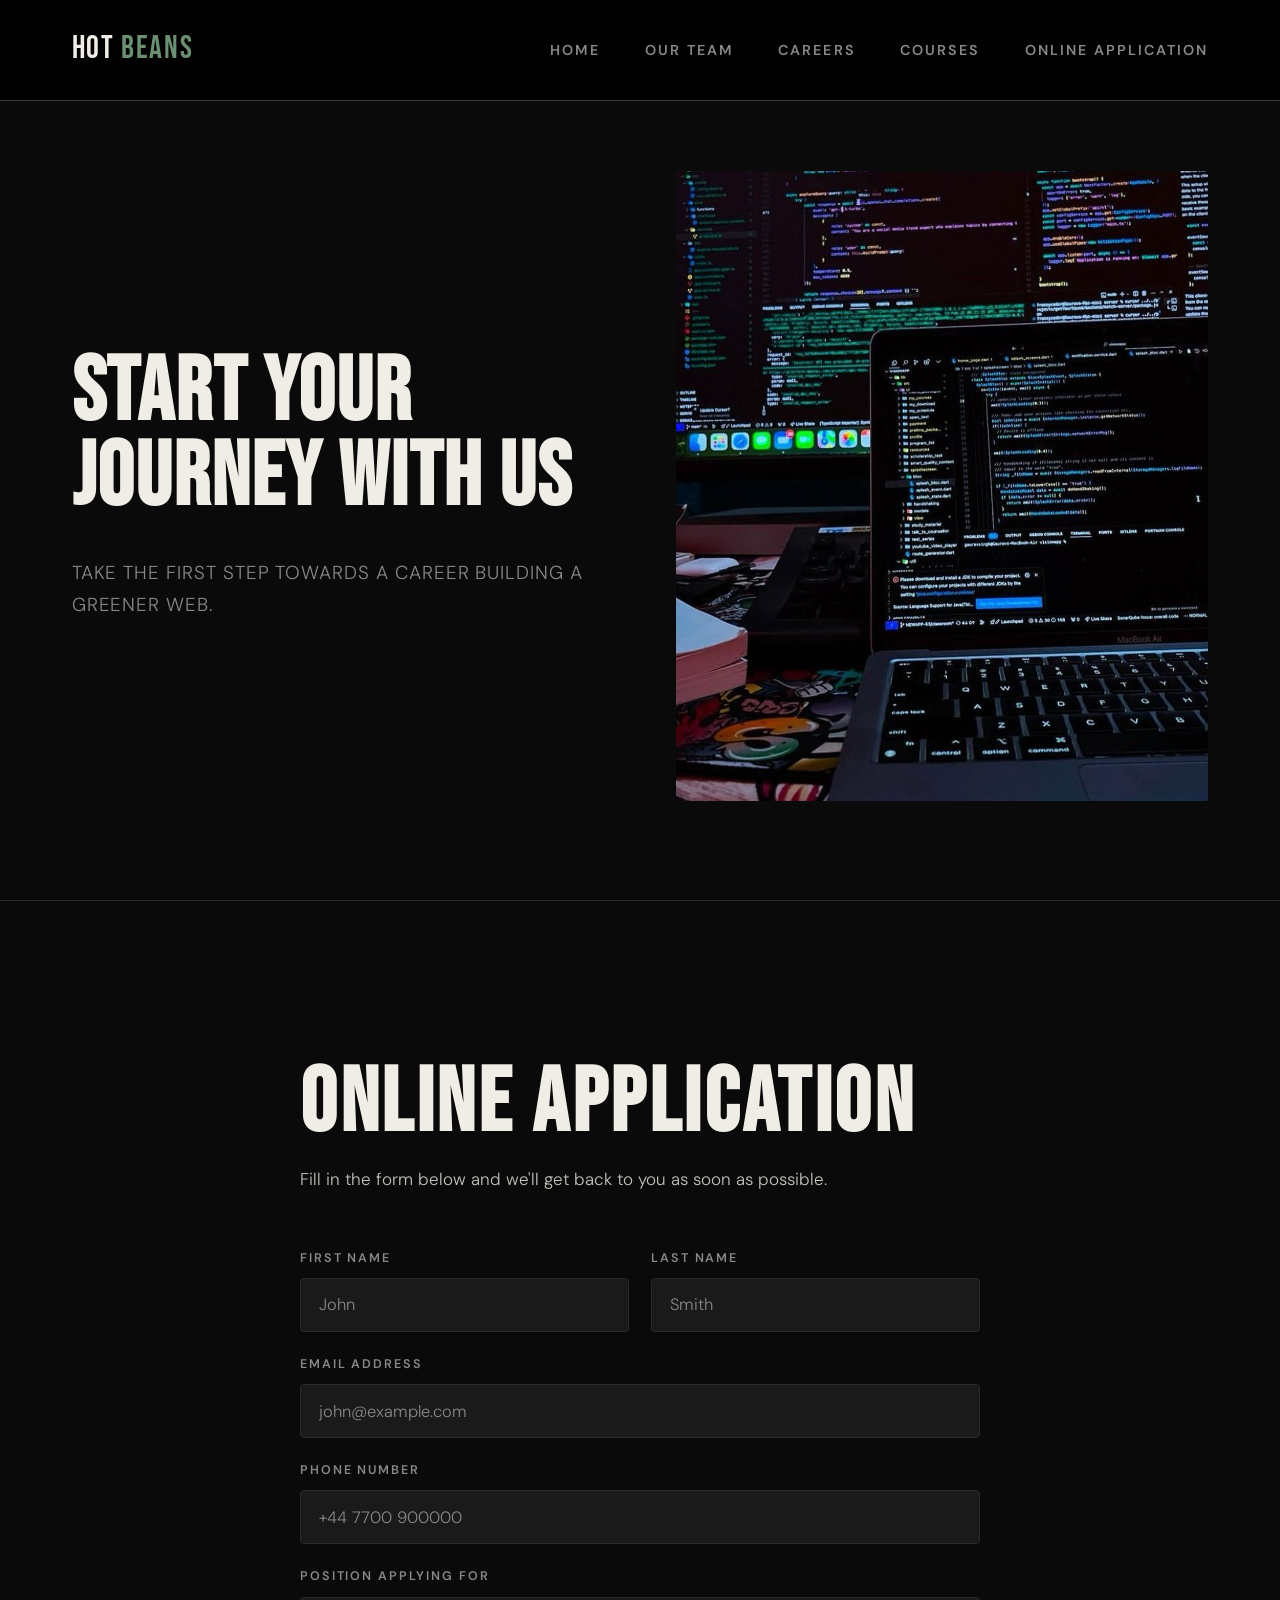
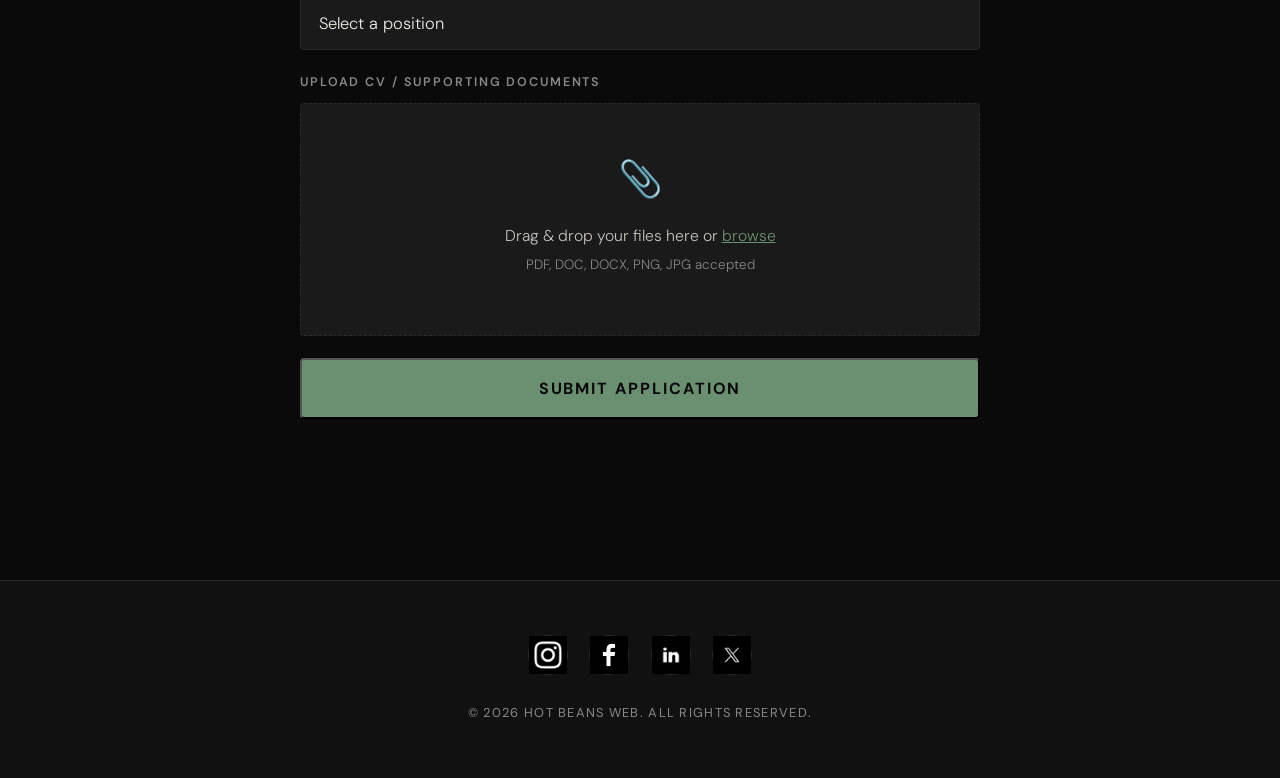
<file: onlineapplication.html>
<!DOCTYPE html>
<html lang="en">
<head>
    <meta charset="UTF-8">
    <meta name="viewport" content="width=device-width, initial-scale=1.0">
    <title>Apply - Hot Beans Web</title>
    <link rel="stylesheet" href="mystyle.css">
    <link href="https://fonts.googleapis.com/css2?family=Montserrat:wght@800&display=swap" rel="stylesheet">
</head>
<body>

    <nav class="navbar">
        <div class="logo"><a href="index.html">Hot <span>Beans</span></a></div>
        <ul>
            <li><a href="index.html">Home</a></li>
            <li><a href="about.html">Our team</a></li>
            <li><a href="careers.html">Careers</a></li>
            <li><a href="courses.html">Courses</a></li>
            <li><a href="onlineapplication.html">Online application</a></li>
        </ul>
    </nav>

    <section class="hero">
        <div class="hero-content">
            <h1>Start Your Journey With Us</h1>
            <p>Take the first step towards a career building a greener web.</p>
        </div>
        <div class="info-image">
            <img src="app.jpg" alt="Apply to Hot Beans Web">
        </div>
    </section>

    <section class="apply">
        <div class="apply-container">
            <h2 class="apply-title">Online Application</h2>
            <p class="apply-subtitle">Fill in the form below and we'll get back to you as soon as possible.</p>

            <form class="apply-form" onsubmit="handleSubmit(event)">

                <div class="form-row">
                    <div class="form-group">
                        <label for="firstname">First Name</label>
                        <input type="text" id="firstname" placeholder="John" required>
                    </div>
                    <div class="form-group">
                        <label for="lastname">Last Name</label>
                        <input type="text" id="lastname" placeholder="Smith" required>
                    </div>
                </div>

                <div class="form-group">
                    <label for="email">Email Address</label>
                    <input type="email" id="email" placeholder="john@example.com" required>
                </div>

                <div class="form-group">
                    <label for="phone">Phone Number</label>
                    <input type="tel" id="phone" placeholder="+44 7700 900000" required>
                </div>

                <div class="form-group">
                    <label for="position">Position Applying For</label>
                    <select id="position" required>
                        <option value="" disabled selected>Select a position</option>
                        <option>Frontend Developer</option>
                        <option>Backend Developer</option>
                        <option>UX / UI Designer</option>
                        <option>DevOps Engineer</option>
                        <option>Junior Web Developer</option>
                        <option>Sustainability Consultant</option>
                    </select>
                </div>

                <div class="form-group">
                    <label for="files">Upload CV / Supporting Documents</label>
                    <div class="file-drop" id="fileDrop">
                        <input type="file" id="files" multiple accept=".pdf,.doc,.docx,.png,.jpg">
                        <div class="file-drop__content">
                            <span class="file-drop__icon">📎</span>
                            <p>Drag & drop your files here or <span class="file-drop__link">browse</span></p>
                            <p class="file-drop__hint">PDF, DOC, DOCX, PNG, JPG accepted</p>
                        </div>
                        <p class="file-drop__names" id="fileNames"></p>
                    </div>
                </div>

                <button type="submit" class="btn btn--full">Submit Application</button>

            </form>

            <div class="apply-success" id="successMsg">
                <span></span>
                <h3>Application Received!</h3>
                <p>Thank you for applying. We'll be in touch within 5 working days.</p>
            </div>

        </div>
    </section>

     <footer class="footer">
        <div class="footer-icons">
            <a href="https://www.instagram.com/hotbeansweb_1997/" class="footer-icon"><img src="ig.jpg" alt="IG"></a>
            <a href="https://www.facebook.com/hotbeansweb000/" class="footer-icon"><img src="fb.jpg" alt="FB"></a>
            <a href="https://www.linkedin.com/in/hot-beans-web-816101164/" class="footer-icon"><img src="li.jpg" alt="LI"></a>
            <a href="https://x.com/HotBeansWeb_UK" class="footer-icon"><img src="x.jpg" alt="X"></a>
        </div>
        <p class="footer-copy">© 2026 Hot Beans Web. All rights reserved.</p>
    </footer>

    <script>
        const fileInput = document.getElementById('files');
        const fileNames = document.getElementById('fileNames');
        const fileDrop  = document.getElementById('fileDrop');

        fileInput.addEventListener('change', () => {
            const names = Array.from(fileInput.files).map(f => f.name).join(', ');
            fileNames.textContent = names ? '📄 ' + names : '';
        });

        fileDrop.addEventListener('click', () => fileInput.click());

        fileDrop.addEventListener('dragover', e => {
            e.preventDefault();
            fileDrop.classList.add('file-drop--active');
        });

        fileDrop.addEventListener('dragleave', () => {
            fileDrop.classList.remove('file-drop--active');
        });

        fileDrop.addEventListener('drop', e => {
            e.preventDefault();
            fileDrop.classList.remove('file-drop--active');
            fileInput.files = e.dataTransfer.files;
            const names = Array.from(e.dataTransfer.files).map(f => f.name).join(', ');
            fileNames.textContent = names ? '📄 ' + names : '';
        });

        function handleSubmit(e) {
            e.preventDefault();
            document.querySelector('.apply-form').style.display = 'none';
            document.getElementById('successMsg').style.display  = 'flex';
        }
    </script>

</body>
</html>
</file>
<file: mystyle.css>
@import url('https://fonts.googleapis.com/css2?family=Bebas+Neue&family=DM+Sans:ital,opsz,wght@0,9..40,300;0,9..40,400;0,9..40,600;1,9..40,300&display=swap');

:root {
  --black:   #0a0a0a;
  --off:     #111111;
  --surface: #1a1a1a;
  --border:  #2a2a2a;
  --lime:    #6b8f71;
  --white:   #f0ede6;
  --muted:   #888;

  --font-display: 'Bebas Neue', sans-serif;
  --font-body:    'DM Sans', sans-serif;
}

*, *::before, *::after { box-sizing: border-box; margin: 0; padding: 0; }
html { font-size: 112%; }

body {
  background-color: var(--black);
  color: var(--white);
  font-family: var(--font-body);
  font-size: 1.08rem;
  line-height: 1.7;
  overflow-x: hidden;
}

img { display: block; width: 100%; height: 100%; object-fit: cover; }
a { text-decoration: none; color: inherit; }
ul { list-style: none; }

.navbar {
  position: fixed;
  top: 0; left: 0; right: 0;
  z-index: 100;
  display: flex;
  align-items: center;
  justify-content: space-between;
  padding: 1.25rem 4rem;
  background: #000000;
  border-bottom: 1px solid #3a3a3a;
}

.logo a {
  font-family: var(--font-display);
  font-size: 1.8rem;
  letter-spacing: 0.05em;
  color: var(--white);
  transition: color 0.2s;
}
.logo a:hover { color: var(--lime); }
.logo span { color: var(--lime); }

.navbar ul { display: flex; gap: 2.5rem; }

.navbar ul li a {
  font-size: 0.8rem;
  font-weight: 600;
  letter-spacing: 0.14em;
  text-transform: uppercase;
  color: var(--muted);
  position: relative;
  padding-bottom: 3px;
  transition: color 0.2s;
}
.navbar ul li a::after {
  content: '';
  position: absolute;
  bottom: 0; left: 0;
  width: 0; height: 1px;
  background: var(--lime);
  transition: width 0.3s ease;
}
.navbar ul li a:hover { color: var(--white); }
.navbar ul li a:hover::after { width: 100%; }

.hero {
  min-height: 100vh;
  display: grid;
  grid-template-columns: 1fr 1fr;
  align-items: center;
  padding: 8rem 4rem 4rem;
  gap: 4rem;
}

.hero-content h1 {
  font-family: var(--font-display);
  font-size: 5rem;
  line-height: 0.95;
  letter-spacing: 0.02em;
  text-transform: uppercase;
  color: var(--white);
  margin-bottom: 2rem;
}

.hero-content h1 em,
.hero-content h1 span { color: var(--lime); font-style: normal; }

.hero-content p {
  font-size: 1.05rem;
  color: var(--muted);
  letter-spacing: 0.05em;
  text-transform: uppercase;
  font-weight: 300;
}

.info-image {
  height: 70vh;
  border-radius: 2px;
  overflow: hidden;
}

.about {
  padding: 9rem 4rem;
  border-top: 1px solid var(--border);
}

.about-title {
  font-family: var(--font-display);
  font-size: 5rem;
  letter-spacing: 0.04em;
  text-transform: uppercase;
  color: var(--white);
  margin-bottom: 3.5rem;
}

.about-body {
  display: grid;
  grid-template-columns: 1fr 1fr;
  gap: 5rem;
  align-items: center;
}

.about-body-reverse { direction: rtl; }
.about-body-reverse > * { direction: ltr; }

.about-image {
  height: 460px;
  border-radius: 4px;
  overflow: hidden;
  position: relative;
}

.about-image::after {
  content: '';
  position: absolute;
  inset: 0;
  border: 2px solid transparent;
  transition: border-color 0.4s;
  border-radius: 4px;
  pointer-events: none;
}
.about:hover .about-image::after { border-color: rgba(107,143,113,0.25); }

.about-text {
  display: flex;
  flex-direction: column;
  gap: 2rem;
}

.about-text p {
  font-size: 1.05rem;
  color: #c5c2bb;
  line-height: 1.8;
  font-weight: 300;
}

.btn {
  display: inline-flex;
  align-items: center;
  padding: 0.85rem 2rem;
  background: var(--lime);
  color: var(--black);
  font-family: var(--font-body);
  font-size: 0.78rem;
  font-weight: 700;
  letter-spacing: 0.12em;
  text-transform: uppercase;
  border-radius: 4px;
  width: fit-content;
  transition: background 0.2s, transform 0.15s;
}
.btn:hover { background: #d9ff3a; transform: translateY(-2px); }
.btn:active { transform: translateY(0); }

.footer {
  padding: 3rem 4rem;
  border-top: 1px solid var(--border);
  display: flex;
  flex-direction: column;
  align-items: center;
  gap: 1.5rem;
  background: var(--off);
}

.footer-icons { display: flex; gap: 1.2rem; }

.footer-icon {
  width: 40px; height: 40px;
  display: flex;
  align-items: center;
  justify-content: center;
  border: 1px solid var(--border);
  border-radius: 50%;
  color: var(--muted);
}
.footer-icon svg { width: 16px; height: 16px; }

.footer-copy {
  font-size: 0.72rem;
  color: var(--muted);
  letter-spacing: 0.1em;
  text-transform: uppercase;
}

.why {
  padding: 9rem 4rem;
  border-top: 1px solid var(--border);
  display: grid;
  grid-template-columns: 1fr 2fr;
  gap: 4rem;
  align-items: start;
}

.why-title {
  font-family: var(--font-display);
  font-size: 4rem;
  letter-spacing: 0.04em;
  text-transform: uppercase;
  color: var(--white);
  line-height: 1;
}

.why-text {
  font-size: 1.1rem;
  font-weight: 300;
  line-height: 1.9;
  color: #c5c2bb;
}

.team {
  padding: 9rem 4rem;
  border-top: 1px solid var(--border);
}

.team-grid {
  display: grid;
  grid-template-columns: repeat(3, 1fr);
  gap: 1.5rem;
  margin-top: 3.5rem;
  grid-auto-rows: 360px;
}

.team-card { position: relative; z-index: 1; height: 360px; }
.team-card:hover { z-index: 10; }

.team-card__inner {
  display: flex;
  flex-direction: row;
  border-radius: 4px;
  overflow: hidden;
  border: 1px solid var(--border);
  background: var(--surface);
  transition: border-color 0.3s ease, box-shadow 0.3s ease;
  height: 100%;
}
.team-card:hover .team-card__inner {
  border-color: var(--lime);
  box-shadow: 0 0 32px rgba(107,143,113,0.15);
}

.team-card__front {
  width: 100%;
  flex-shrink: 0;
  transition: width 0.45s ease;
  display: flex;
  flex-direction: column;
  height: 100%;
}
.team-card:hover .team-card__front { width: 50%; }

.team-card__front img {
  width: 100%;
  flex: 1;
  object-fit: cover;
  object-position: top;
  min-height: 0;
  filter: grayscale(20%);
  transition: filter 0.4s;
}
.team-card:hover .team-card__front img { filter: grayscale(0%); }

.team-card__info {
  padding: 1rem 1.2rem;
  border-top: 1px solid var(--border);
  flex-shrink: 0;
}
.team-card__info h3 {
  margin-bottom: 3px;
  font-family: var(--font-display);
  font-size: 1.2rem;
  letter-spacing: 0.05em;
  color: var(--white);
  white-space: nowrap;
}
.team-card__info p {
  font-size: 0.75rem;
  font-weight: 600;
  letter-spacing: 0.1em;
  text-transform: uppercase;
  color: var(--lime);
}

.team-card__panel {
  width: 0;
  flex-shrink: 0;
  overflow: hidden;
  background: var(--off);
  display: flex;
  flex-direction: column;
  justify-content: center;
  padding: 0;
  transition: width 0.45s ease, padding 0.45s ease;
}
.team-card:hover .team-card__panel { width: 50%; padding: 1.5rem; }

.team-card__panel h4 {
  font-family: var(--font-display);
  font-size: 1rem;
  letter-spacing: 0.08em;
  text-transform: uppercase;
  color: var(--lime);
  margin-bottom: 0.75rem;
  white-space: nowrap;
}
.team-card__panel p {
  font-size: 0.82rem;
  font-weight: 300;
  line-height: 1.7;
  color: #c5c2bb;
}

.team-card--center .team-card__inner,
.team-card--right  .team-card__inner { flex-direction: row-reverse; }

.careers-hero {
  padding: 9rem 4rem 4rem;
  display: flex;
  flex-direction: column;
  gap: 1.5rem;
  max-width: 800px;
}
.careers-hero h1 {
  font-family: var(--font-display);
  font-size: 6rem;
  letter-spacing: 0.02em;
  text-transform: uppercase;
  line-height: 0.95;
  color: var(--white);
}
.careers-hero p {
  font-size: 1.05rem;
  font-weight: 300;
  color: #c5c2bb;
  line-height: 1.8;
}

.careers { padding: 5rem 4rem; }
.careers-list { display: flex; flex-direction: column; gap: 1px; }

.job-card {
  background: transparent;
  border-top: 1px solid var(--border);
  overflow: hidden;
  transition: background 0.2s;
}
.job-card:last-child { border-bottom: 1px solid var(--border); }
.job-card--open { background: var(--surface); }

.job-header {
  display: flex;
  justify-content: space-between;
  align-items: center;
  padding: 1.75rem 0;
  cursor: pointer;
}
.job-header:hover .job-title { color: var(--lime); }

.job-title {
  font-family: var(--font-display);
  font-size: 2rem;
  letter-spacing: 0.04em;
  text-transform: uppercase;
  margin: 0 0 0.5rem 0;
  color: var(--white);
  transition: color 0.2s;
}
.job-meta { display: flex; align-items: center; gap: 1rem; }
.job-location {
  font-size: 0.78rem;
  font-weight: 400;
  letter-spacing: 0.08em;
  text-transform: uppercase;
  color: var(--muted);
}
.job-type {
  font-size: 0.68rem;
  font-weight: 600;
  letter-spacing: 0.12em;
  text-transform: uppercase;
  padding: 3px 10px;
  border-radius: 2px;
}
.job-type--full { background: var(--lime); color: var(--black); }
.job-type--part { background: transparent; color: var(--lime); border: 1px solid var(--lime); }

.job-arrow {
  font-size: 1.2rem;
  color: var(--lime);
  transition: transform 0.35s ease;
  line-height: 1;
  flex-shrink: 0;
}
.job-card--open .job-arrow { transform: rotate(45deg); }

.job-body {
  max-height: 0;
  overflow: hidden;
  transition: max-height 0.45s ease;
}
.job-card--open .job-body { padding: 0 0 2rem; }

.job-body h3 {
  font-family: var(--font-body);
  font-size: 0.7rem;
  font-weight: 600;
  letter-spacing: 0.2em;
  text-transform: uppercase;
  color: var(--lime);
  margin: 1.5rem 0 0.75rem;
}
.job-body ul {
  margin: 0 0 1rem;
  display: flex;
  flex-direction: column;
  gap: 0.5rem;
}
.job-body ul li {
  font-size: 0.92rem;
  font-weight: 300;
  color: #c5c2bb;
  line-height: 1.6;
  padding-left: 1rem;
  position: relative;
}
.job-body ul li::before { content: '—'; position: absolute; left: 0; color: var(--lime); }

.courses {
  padding: 9rem 4rem;
  border-top: 1px solid var(--border);
}

.courses-grid {
  display: grid;
  grid-template-columns: repeat(3, 1fr);
  gap: 1.5rem;
  margin-top: 3.5rem;
}

.course-card {
  background: var(--surface);
  border-radius: 4px;
  overflow: hidden;
  border: 1px solid var(--border);
  border-bottom: 3px solid var(--lime);
  transition: transform 0.25s ease, border-color 0.25s, box-shadow 0.25s;
}
.course-card:hover {
  transform: translateY(-6px);
  border-color: var(--lime);
  box-shadow: 0 12px 36px rgba(107,143,113,0.15);
}

.course-card img {
  height: 200px;
  object-fit: cover;
  filter: grayscale(15%);
  transition: filter 0.4s;
}
.course-card:hover img { filter: grayscale(0%); }

.course-info { padding: 1.5rem; border-top: 1px solid var(--border); }
.course-info h3 {
  font-family: var(--font-display);
  font-size: 1.4rem;
  letter-spacing: 0.04em;
  text-transform: uppercase;
  color: var(--white);
  margin-bottom: 0.75rem;
}
.course-info p {
  font-size: 0.88rem;
  font-weight: 300;
  line-height: 1.7;
  color: #c5c2bb;
}

.apply {
  padding: 9rem 4rem;
  border-top: 1px solid var(--border);
}

.apply-container { max-width: 680px; margin: 0 auto; }

.apply-title {
  font-family: var(--font-display);
  font-size: 5rem;
  letter-spacing: 0.04em;
  text-transform: uppercase;
  color: var(--white);
  margin: 0 0 1rem 0;
  line-height: 0.95;
}

.apply-subtitle {
  font-size: 0.95rem;
  font-weight: 300;
  color: #c5c2bb;
  margin: 0 0 3rem 0;
  line-height: 1.7;
}

.apply-form { display: flex; flex-direction: column; gap: 1.25rem; }

.form-row { display: grid; grid-template-columns: 1fr 1fr; gap: 1.25rem; }

.form-group { display: flex; flex-direction: column; gap: 0.5rem; }

.form-group label {
  font-size: 0.7rem;
  font-weight: 600;
  letter-spacing: 0.15em;
  text-transform: uppercase;
  color: var(--muted);
}

.form-group input,
.form-group select {
  padding: 0.85rem 1rem;
  border: 1px solid var(--border);
  border-radius: 4px;
  font-family: var(--font-body);
  font-weight: 300;
  font-size: 0.92rem;
  color: var(--white);
  background: var(--surface);
  transition: border-color 0.2s;
  outline: none;
  appearance: none;
}
.form-group input::placeholder { color: var(--muted); }
.form-group select option { background: var(--surface); }
.form-group input:focus,
.form-group select:focus { border-color: var(--lime); }

.file-drop {
  position: relative;
  border: 1px dashed var(--border);
  border-radius: 4px;
  padding: 2.5rem 1.5rem;
  text-align: center;
  cursor: pointer;
  background: var(--surface);
  transition: border-color 0.2s;
}
.file-drop:hover { border-color: var(--lime); }

.file-drop input[type="file"] { position: absolute; opacity: 0; width: 0; height: 0; }

.file-drop--active { border-color: var(--lime); background: rgba(107,143,113,0.06); }

.file-drop__icon { font-size: 2rem; display: block; margin-bottom: 0.75rem; }

.file-drop__content p {
  font-size: 0.88rem;
  font-weight: 300;
  color: #c5c2bb;
  margin: 0 0 4px 0;
}

.file-drop__link { color: var(--lime); text-decoration: underline; cursor: pointer; }
.file-drop__hint { font-size: 0.75rem !important; color: var(--muted) !important; }
.file-drop__names { margin: 0.75rem 0 0; font-size: 0.82rem; color: var(--lime); }

.btn--full { width: 100%; justify-content: center; padding: 1rem; font-size: 0.9rem; }

.apply-success {
  display: none;
  flex-direction: column;
  align-items: flex-start;
  gap: 1rem;
  padding: 4rem 0;
}
.apply-success span { font-size: 3rem; }
.apply-success h3 {
  font-family: var(--font-display);
  font-size: 3rem;
  letter-spacing: 0.04em;
  text-transform: uppercase;
  color: var(--lime);
  line-height: 1;
}
.apply-success p { font-size: 0.95rem; font-weight: 300; color: #c5c2bb; }

@media (max-width: 1024px) {
  .navbar { padding: 1rem 2rem; }
  .hero { padding: 7rem 2rem 4rem; gap: 2rem; }
  .about { padding: 5rem 2rem; }
  .about-body { gap: 3rem; }
  .why { grid-template-columns: 1fr; gap: 2rem; padding: 5rem 2rem; }
  .team { padding: 5rem 2rem; }
  .team-grid { grid-auto-rows: 300px; }
  .courses { padding: 5rem 2rem; }
  .courses-grid { grid-template-columns: repeat(2, 1fr); }
}

@media (max-width: 768px) {
  .navbar { padding: 1rem 1.2rem; }
  .navbar ul { gap: 1rem; }
  .navbar ul li a { font-size: 0.7rem; letter-spacing: 0.08em; }
  .hero { grid-template-columns: 1fr; padding: 7.5rem 1.5rem 4rem; text-align: center; }
  .info-image { height: 50vw; }
  .about-body, .about-body-reverse { grid-template-columns: 1fr; direction: ltr; }
  .about-image { height: 260px; }
  .team-grid { grid-template-columns: 1fr; grid-auto-rows: 320px; gap: 2.5rem; }
  .team-card--center .team-card__inner,
  .team-card--right  .team-card__inner { flex-direction: row; }
  .careers-hero { padding: 7rem 1.5rem 3rem; }
  .careers { padding: 3rem 1.5rem; }
  .courses-grid { grid-template-columns: 1fr; }
  .apply { padding: 5rem 1.5rem; }
  .form-row { grid-template-columns: 1fr; }
}
</file>
